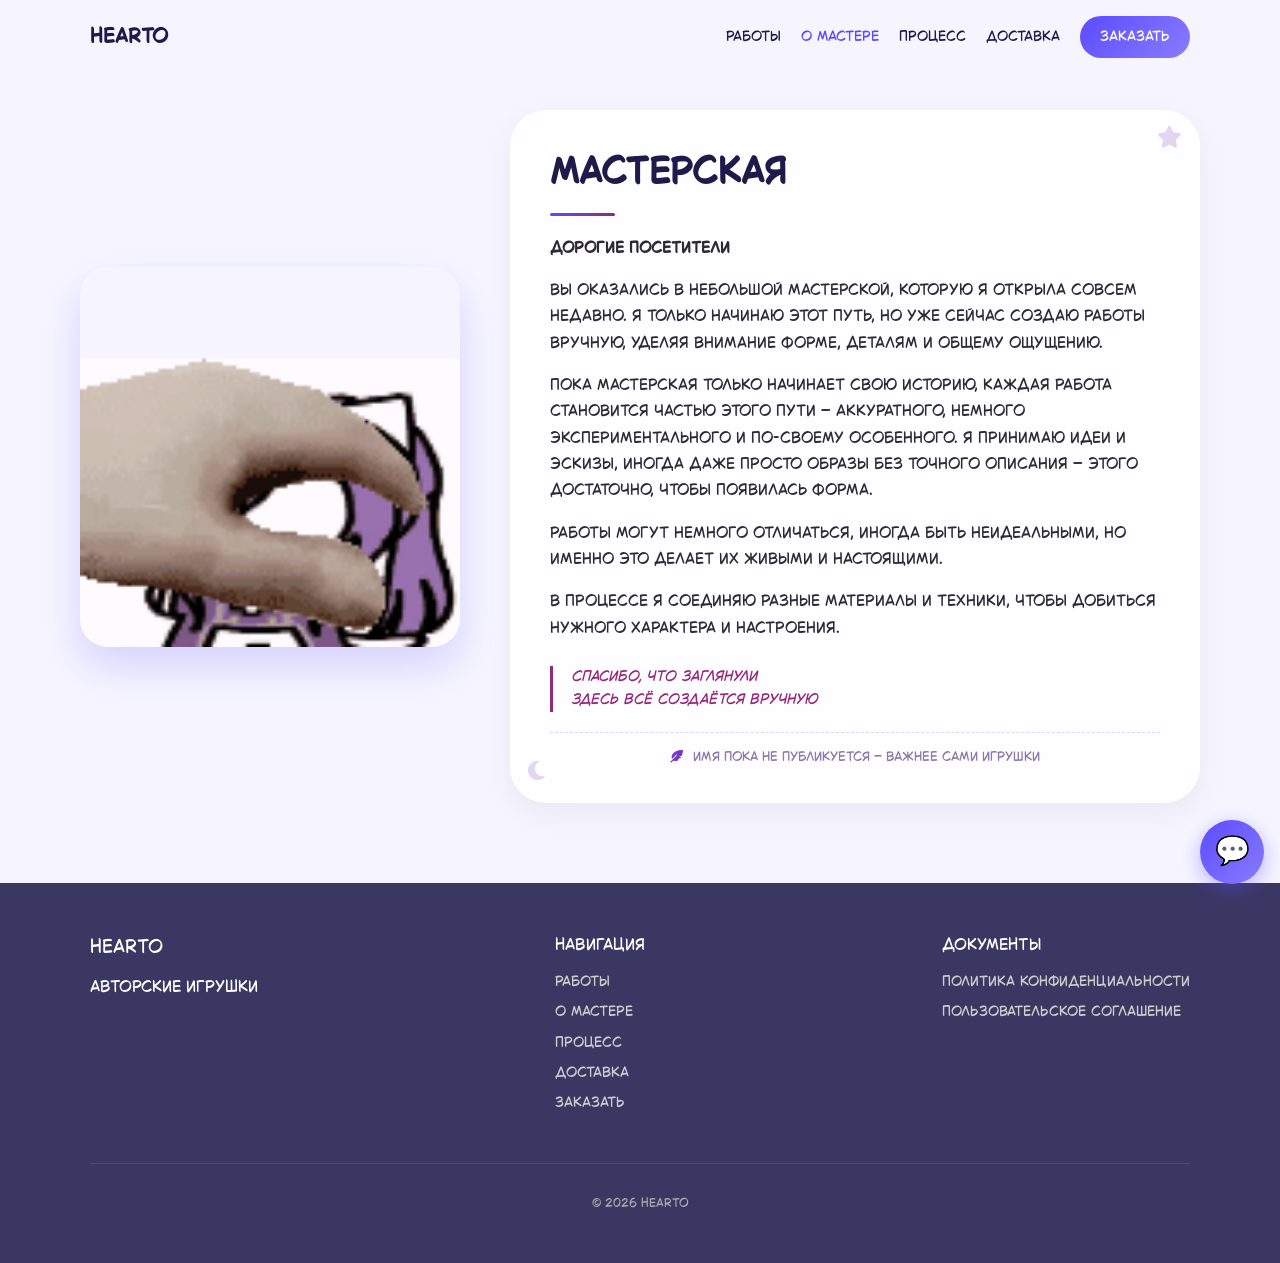
<file: about.html>
<!DOCTYPE html>
<html lang="ru">
<head>
<meta charset="UTF-8">
<meta name="viewport" content="width=device-width, initial-scale=1.0">
<title>О мастере — HEARTO</title>

<link rel="stylesheet" href="style.css">
<link rel="stylesheet" href="https://cdnjs.cloudflare.com/ajax/libs/font-awesome/6.4.0/css/all.min.css">
<link rel="stylesheet" href="style/adabtive.css">
<style>
/* перья */
.feather {
    position: fixed;
    top: -60px;
    font-size: 20px;
    opacity: 0.3;
    pointer-events: none;
    z-index: 0;
}

.feather img {
    width: 60px;
    height: auto;
    opacity: 0.5;
}

.f1 { left: 8%; animation: fall1 12s linear infinite; }
.f2 { left: 75%; animation: fall2 14s linear infinite; }
.f3 { left: 90%; animation: fall2 16s linear infinite; }

@keyframes fall1 {
    0% { transform: translate(0,0) rotate(0); }
    100% { transform: translate(120px,110vh) rotate(260deg); }
}
@keyframes fall2 {
    0% { transform: translate(0,0) rotate(0); }
    100% { transform: translate(-100px,110vh) rotate(320deg); }
}

/* блок */
.about-master {
    padding: 110px 0 80px;
    overflow-x: hidden;
}

.about-container {
    max-width: 1200px;
    margin: auto;
    padding: 0 40px;
    display: flex;
    gap: 50px;
    align-items: center;
    flex-wrap: wrap;
    justify-content: center;
}

/* ГИФКА — УМЕРЕННЫЙ РАЗМЕР, не больше текстового блока */
.about-gif {
    flex: 0.9;
    min-width: 300px;
    max-width: 380px;
    text-align: center;
}

.about-gif img {
    width: 100%;
    max-width: 100%;
    height: auto;
    border-radius: 28px;
    box-shadow: 0 20px 40px rgba(91,75,255,0.2);
    display: block;
    margin: 0 auto;
    transition: transform 0.3s ease;
}

.about-gif img:hover {
    transform: scale(1.02);
}

/* ТЕКСТ — чуть шире гифки */
.about-text {
    flex: 1.1;
    background: rgba(255,255,255,0.82);
    backdrop-filter: blur(4px);
    border-radius: 36px;
    padding: 35px 40px;
    box-shadow: 0 10px 30px rgba(0,0,0,0.05);
    position: relative;
}

/* декор в углах */
.decor {
    position: absolute;
    font-size: 22px;
    opacity: 0.2;
    pointer-events: none;
}

.decor i {
    background: linear-gradient(135deg,#5B4BFF,#97277A);
    -webkit-background-clip: text;
    background-clip: text;
    color: transparent;
}

.d1 { top: 12px; right: 18px; }
.d2 { bottom: 12px; left: 18px; }

/* заголовок */
.about-text h1 {
    font-size: 36px;
    margin-bottom: 20px;
    color: #1E1B4B;
}

.about-text h1::after {
    content:"";
    display:block;
    width: 65px;
    height: 3px;
    margin-top: 10px;
    background: linear-gradient(90deg,#5B4BFF,#97277A);
    border-radius: 2px;
}

/* текст */
.about-text p {
    font-size: 15.5px;
    line-height: 1.7;
    margin-bottom: 16px;
    color: #2d2a35;
}

/* подпись */
.signature {
    margin-top: 24px;
    font-style: italic;
    color: #97277A;
    border-left: 3px solid #97277A;
    padding-left: 18px;
    font-size: 14.5px;
}

/* заметка */
.small-note {
    margin-top: 20px;
    font-size: 13px;
    color: #8a7aad;
    text-align: center;
    border-top: 1px dashed rgba(151,39,122,0.2);
    padding-top: 14px;
}

.small-note i {
    background: linear-gradient(135deg,#5B4BFF,#97277A);
    -webkit-background-clip: text;
    background-clip: text;
    color: transparent;
    margin-right: 6px;
}

/* адаптив */
@media (max-width: 850px) {
    .about-container {
        flex-direction: column;
        gap: 35px;
        padding: 0 25px;
    }
    
    .about-gif {
        max-width: 320px;
        min-width: auto;
    }
    
    .about-text {
        padding: 28px 25px;
        width: 100%;
    }
    
    .about-text h1 {
        text-align: center;
        font-size: 30px;
    }
    
    .about-text h1::after {
        margin-left: auto;
        margin-right: auto;
    }
    
    .about-text p {
        text-align: center;
    }
    
    .signature {
        border-left: none;
        border-top: 2px solid #97277A;
        padding-top: 14px;
        text-align: center;
    }
}

@media (max-width: 550px) {
    .about-container {
        padding: 0 18px;
    }
    
    .about-text {
        padding: 22px 18px;
    }
    
    .about-text h1 {
        font-size: 26px;
    }
    
    .about-text p {
        font-size: 14px;
        line-height: 1.65;
    }
    
    .about-gif {
        max-width: 260px;
    }
}
</style>
</head>

<body>

<!-- перья -->
<div class="feather f1">
    <img src="images/pngwing.com.png" alt="">
</div>

<div class="feather f2">
    <img src="images/pngwing.com.png" alt="">
</div>

<div class="feather f3">
    <img src="images/pngwing.com.png" alt="">
</div>

<!-- ХЕДЕР -->
<header id="header">
    <div class="container header-inner">
        <div class="logo" onclick="location.href='index.html'">HEARTO</div>
        <button class="burger" id="burgerBtn">☰</button>
        <nav>
            <a href="index.html#portfolio">Работы</a>
            <a href="about.html" style="color:#5B4BFF;">О мастере</a>
            <a href="index.html#process">Процесс</a>
            <a href="delivery.html">Доставка</a>
            <a href="order.html" class="btn">Заказать</a>
        </nav>
    </div>
</header>
<div class="menu-overlay" id="menuOverlay"></div>

<!-- ОСНОВА -->
<section class="about-master">
<div class="about-container">

    <!-- ГИФКА — УМЕРЕННЫЙ РАЗМЕР -->
    <div class="about-gif">
        <img src="images/master.gif" alt="Процесс создания">
    </div>

    <!-- ТЕКСТ -->
    <div class="about-text">

        <div class="decor d1"><i class="fas fa-star"></i></div>
        <div class="decor d2"><i class="fas fa-moon"></i></div>

        <h1>Мастерская </h1>

        <p><strong>Дорогие посетители</strong></p>

        <p>
        Вы оказались в небольшой мастерской, которую я открыла совсем недавно.  
        Я только начинаю этот путь, но уже сейчас создаю работы вручную, уделяя внимание форме, деталям и общему ощущению.
        </p>

        <p>
        Пока мастерская только начинает свою историю, каждая работа становится частью этого пути — аккуратного, немного экспериментального и по-своему особенного.
        Я принимаю идеи и эскизы, иногда даже просто образы без точного описания — этого достаточно, чтобы появилась форма.
        </p>

        <p>
        Работы могут немного отличаться, иногда быть неидеальными, но именно это делает их живыми и настоящими.
        </p>

        <p>
        В процессе я соединяю разные материалы и техники, чтобы добиться нужного характера и настроения.
        </p>

        <div class="signature">
             Спасибо, что заглянули<br>
            Здесь всё создаётся вручную
        </div>

        <div class="small-note">
            <i class="fas fa-feather-alt"></i> Имя пока не публикуется — важнее сами игрушки
        </div>

    </div>

</div>
</section>

<!-- ФУТЕР -->
<footer>
    <div class="container">
        <div class="footer-grid">
            <div>
                <h3>HEARTO</h3>
                <p>Авторские игрушки</p>
            </div>
            <div>
                <h4>Навигация</h4>
                <a href="index.html#portfolio">Работы</a>
                <a href="about.html">О мастере</a>
                <a href="index.html#process">Процесс</a>
                <a href="delivery.html">Доставка</a>
                <a href="order.html">Заказать</a>
            </div>
            <div>
                <h4>Документы</h4>
                <a href="privacy.html">Политика конфиденциальности</a>
                <a href="terms.html">Пользовательское соглашение</a>
            </div>
            </div>
        </div>
        <div class="copyright">
            <p>© 2026 HEARTO</p>
        </div>
    </div>
</footer>

<!-- ПОМОЩНИК -->
<div id="assistantOpen" class="assistant-open">💬</div>
<div id="assistant" class="assistant">
<div id="questions" class="assistant-questions"></div>
<div id="message" class="assistant-text"></div>
<div class="assistant-character">
<img id="characterImg" src="images/talk.jfif" alt="Помощник">
</div>
<button id="assistantClose" class="assistant-close">⭐</button>
</div>

<audio id="typingSound" src="sounds/typing.wav" preload="auto"></audio>
<script src="script.js"></script>

</body>
</html>
</file>
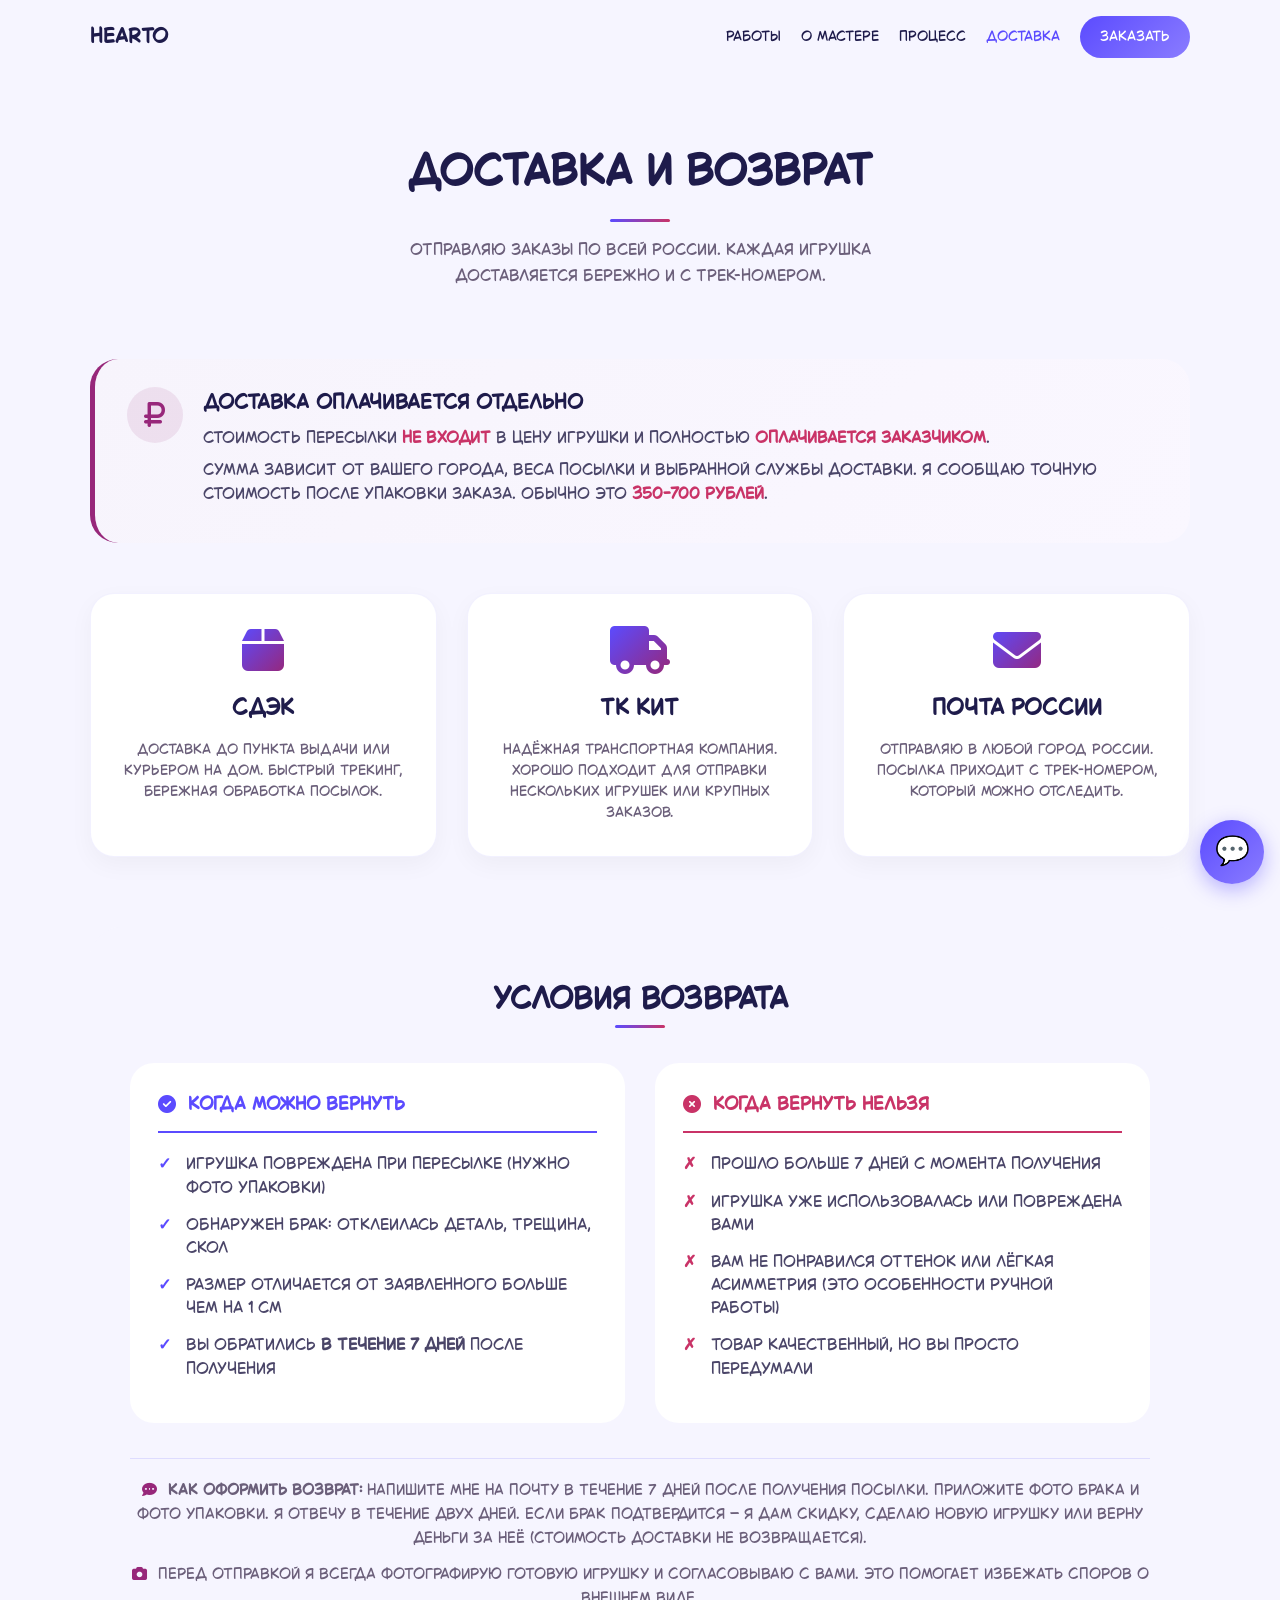
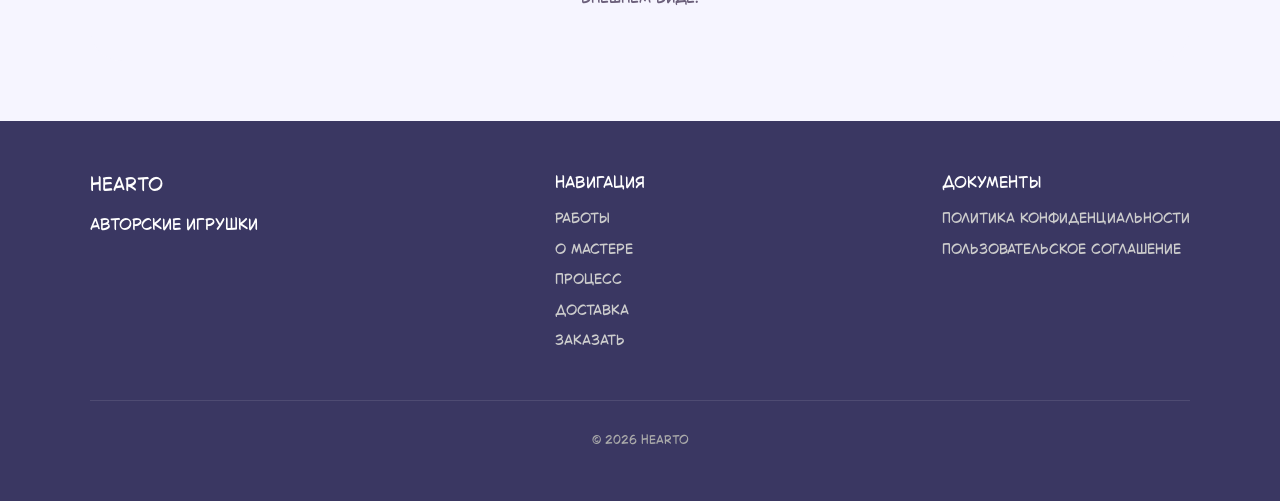
<file: delivery.html>
<!DOCTYPE html>
<html lang="ru">
<head>
    <meta charset="UTF-8">
    <meta name="viewport" content="width=device-width, initial-scale=1.0">
    <link rel="stylesheet" href="https://cdnjs.cloudflare.com/ajax/libs/font-awesome/6.4.0/css/all.min.css">
    <title>Доставка и возврат — HEARTO</title>
    <link rel="stylesheet" href="style.css">
    <link rel="stylesheet" href="style/adabtive.css">
    <style>
        /* Дополнительные стили, сохраняющие цветовую гамму сайта */
        .delivery-hero {
            text-align: center;
            padding: 140px 0 40px;
        }
        .delivery-hero h1 {
            font-size: 42px;
            margin-bottom: 16px;
            color: #1E1B4B;
        }
        .delivery-hero h1::after {
            content: "";
            display: block;
            width: 60px;
            height: 3px;
            background: linear-gradient(90deg, #5B4BFF, #C93367);
            margin: 12px auto 0;
            border-radius: 2px;
        }
        .delivery-hero .sub {
            font-size: 16px;
            color: #6b5f7a;
            max-width: 550px;
            margin: 0 auto;
        }

        /* Важный блок об оплате */
        .important-block {
            background: linear-gradient(135deg, #f7f4fc, #faf7ff);
            border-radius: 28px;
            padding: 28px 32px;
            margin: 30px 0 50px;
            border-left: 5px solid #97277A;
            display: flex;
            gap: 20px;
            align-items: flex-start;
            flex-wrap: wrap;
        }
        .important-icon {
            background: rgba(151, 39, 122, 0.1);
            width: 56px;
            height: 56px;
            border-radius: 30px;
            display: flex;
            align-items: center;
            justify-content: center;
            flex-shrink: 0;
        }
        .important-icon i {
            font-size: 28px;
            color: #97277A;
        }
        .important-text {
            flex: 1;
        }
        .important-text h3 {
            font-size: 20px;
            margin-bottom: 8px;
            color: #1E1B4B;
        }
        .important-text p {
            color: #4a4568;
            margin-bottom: 8px;
            line-height: 1.5;
        }
        .important-text strong {
            color: #C93367;
        }

        /* Карточки доставки */
        .delivery-grid-custom {
            display: grid;
            grid-template-columns: repeat(auto-fit, minmax(280px, 1fr));
            gap: 30px;
            margin-bottom: 70px;
        }
        .delivery-card-custom {
            background: white;
            border-radius: 24px;
            padding: 32px 24px;
            text-align: center;
            transition: all 0.3s ease;
            box-shadow: 0 8px 24px rgba(0,0,0,0.04);
            border: 1px solid rgba(91, 75, 255, 0.08);
        }
        .delivery-card-custom:hover {
            transform: translateY(-6px);
            box-shadow: 0 20px 35px rgba(91, 75, 255, 0.12);
            border-color: rgba(91, 75, 255, 0.2);
        }
        .delivery-card-custom i {
            font-size: 48px;
            background: linear-gradient(135deg, #5B4BFF, #97277A);
            -webkit-background-clip: text;
            background-clip: text;
            color: transparent;
            margin-bottom: 18px;
            display: inline-block;
        }
        .delivery-card-custom h3 {
            font-size: 22px;
            margin-bottom: 12px;
            color: #1E1B4B;
        }
        .delivery-card-custom p {
            font-size: 14px;
            color: #6b5f7a;
            line-height: 1.5;
        }

        /* Секция возврата */
        .return-wrapper {
            background: #F6F5FF;
            border-radius: 32px;
            padding: 50px 40px;
            margin-bottom: 60px;
        }
        .return-wrapper h2 {
            text-align: center;
            margin-bottom: 35px;
            font-size: 30px;
        }
        .return-wrapper h2::after {
            margin-left: auto;
            margin-right: auto;
        }
        .return-two-columns {
            display: grid;
            grid-template-columns: 1fr 1fr;
            gap: 30px;
        }
        .return-box {
            background: white;
            border-radius: 24px;
            padding: 28px;
            transition: 0.2s;
        }
        .return-box h4 {
            display: flex;
            align-items: center;
            gap: 12px;
            font-size: 18px;
            margin-bottom: 20px;
            padding-bottom: 12px;
            border-bottom: 2px solid;
        }
        .return-box.possible h4 {
            color: #5B4BFF;
            border-bottom-color: #5B4BFF;
        }
        .return-box.impossible h4 {
            color: #C93367;
            border-bottom-color: #C93367;
        }
        .return-box ul {
            list-style: none;
            padding: 0;
        }
        .return-box li {
            margin-bottom: 14px;
            padding-left: 28px;
            position: relative;
            color: #4a4568;
            line-height: 1.45;
        }
        .return-box.possible li::before {
            content: "✓";
            position: absolute;
            left: 0;
            color: #5B4BFF;
            font-weight: bold;
        }
        .return-box.impossible li::before {
            content: "✗";
            position: absolute;
            left: 0;
            color: #C93367;
            font-weight: bold;
        }
        .return-footer {
            text-align: center;
            margin-top: 35px;
            padding-top: 20px;
            border-top: 1px solid rgba(91, 75, 255, 0.15);
        }
        .return-footer p {
            color: #6b5f7a;
            font-size: 15px;
            line-height: 1.6;
        }
        .return-footer i {
            color: #97277A;
            margin-right: 6px;
        }

        @media (max-width: 768px) {
            .delivery-hero { padding-top: 100px; }
            .delivery-hero h1 { font-size: 32px; }
            .important-block { flex-direction: column; align-items: center; text-align: center; }
            .return-wrapper { padding: 30px 20px; }
            .return-two-columns { grid-template-columns: 1fr; gap: 20px; }
        }
    </style>
</head>
<body>

    <!-- ХЕДЕР -->
    <header id="header">
        <div class="container header-inner">
            <div class="logo" onclick="location.href='index.html'">HEARTO</div>
            <button class="burger" id="burgerBtn">☰</button>
            <nav>
                <a href="index.html#portfolio">Работы</a>
                <a href="about.html">О мастере</a>
                <a href="index.html#process">Процесс</a>
                <a href="delivery.html" style="color: #5B4BFF; font-weight: 500;">Доставка</a>
                <a href="order.html" class="btn">Заказать</a>
            </nav>
        </div>
    </header>
    <div class="menu-overlay" id="menuOverlay"></div>

    <!-- ОСНОВНОЙ КОНТЕНТ -->
    <div class="container">
        
        <!-- Начальный блок -->
        <div class="delivery-hero">
            <h1>Доставка и возврат</h1>
            <p class="sub">Отправляю заказы по всей России. Каждая игрушка доставляется бережно и с трек-номером.</p>
        </div>

        <!-- Блок об оплате доставки -->
        <div class="important-block">
            <div class="important-icon">
                <i class="fas fa-ruble-sign"></i>
            </div>
            <div class="important-text">
                <h3>Доставка оплачивается отдельно</h3>
                <p>Стоимость пересылки <strong>не входит</strong> в цену игрушки и полностью <strong>оплачивается заказчиком</strong>.</p>
                <p>Сумма зависит от вашего города, веса посылки и выбранной службы доставки. Я сообщаю точную стоимость после упаковки заказа. Обычно это <strong>350–700 рублей</strong>.</p>
            </div>
        </div>

        <!-- Службы доставки -->
        <div class="delivery-grid-custom">
            <div class="delivery-card-custom">
                <i class="fas fa-box"></i>
                <h3>СДЭК</h3>
                <p>Доставка до пункта выдачи или курьером на дом. Быстрый трекинг, бережная обработка посылок.</p>
            </div>
            <div class="delivery-card-custom">
                <i class="fas fa-truck"></i>
                <h3>ТК КИТ</h3>
                <p>Надёжная транспортная компания. Хорошо подходит для отправки нескольких игрушек или крупных заказов.</p>
            </div>
            <div class="delivery-card-custom">
                <i class="fas fa-envelope"></i>
                <h3>Почта России</h3>
                <p>Отправляю в любой город России. Посылка приходит с трек-номером, который можно отследить.</p>
            </div>
        </div>

        <!-- ВОЗВРАТ -->
        <div class="return-wrapper">
            <h2>Условия возврата</h2>
            <div class="return-two-columns">
                <div class="return-box possible">
                    <h4><i class="fas fa-check-circle"></i> Когда можно вернуть</h4>
                    <ul>
                        <li>Игрушка повреждена при пересылке (нужно фото упаковки)</li>
                        <li>Обнаружен брак: отклеилась деталь, трещина, скол</li>
                        <li>Размер отличается от заявленного больше чем на 1 см</li>
                        <li>Вы обратились <strong>в течение 7 дней</strong> после получения</li>
                    </ul>
                </div>
                <div class="return-box impossible">
                    <h4><i class="fas fa-times-circle"></i> Когда вернуть нельзя</h4>
                    <ul>
                        <li>Прошло больше 7 дней с момента получения</li>
                        <li>Игрушка уже использовалась или повреждена вами</li>
                        <li>Вам не понравился оттенок или лёгкая асимметрия (это особенности ручной работы)</li>
                        <li>Товар качественный, но вы просто передумали</li>
                    </ul>
                </div>
            </div>
            <div class="return-footer">
                <p><i class="fas fa-comment-dots"></i> <strong>Как оформить возврат:</strong> Напишите мне на почту в течение 7 дней после получения посылки. Приложите фото брака и фото упаковки. Я отвечу в течение двух дней. Если брак подтвердится — я дам скидку, сделаю новую игрушку или верну деньги за неё (стоимость доставки не возвращается).</p>
                <p style="margin-top: 12px;"><i class="fas fa-camera"></i> Перед отправкой я всегда фотографирую готовую игрушку и согласовываю с вами. Это помогает избежать споров о внешнем виде.</p>
            </div>
        </div>
    </div>

    <!-- FOOTER -->
    <footer>
        <div class="container">
            <div class="footer-grid">
                <div><h3>HEARTO</h3><p>Авторские игрушки</p></div>
                <div>
                    <h4>Навигация</h4>
                    <a href="index.html#portfolio">Работы</a>
                    <a href="about.html">О мастере</a>
                    <a href="index.html#process">Процесс</a>
                    <a href="delivery.html">Доставка</a>
                    <a href="order.html">Заказать</a>
                </div>
                <div>
                    <h4>Документы</h4>
                    <a href="privacy.html">Политика конфиденциальности</a>
                    <a href="terms.html">Пользовательское соглашение</a>
                </div>
                </div>
            </div>
            <div class="copyright"><p>© 2026 HEARTO</p></div>
        </div>
    </footer>

    <!-- Помощник -->
    <div id="assistantOpen" class="assistant-open">💬</div>
    <div id="assistant" class="assistant">
        <div id="questions" class="assistant-questions"></div>
        <div id="message" class="assistant-text"></div>
        <div class="assistant-character">
            <img id="characterImg" src="images/talk.jfif" alt="Помощник">
        </div>
        <button id="assistantClose" class="assistant-close">⭐</button>
    </div>

    <audio id="typingSound" src="sounds/typing.wav" preload="auto"></audio>
    <script src="script.js"></script>
</body>
</html>
</file>
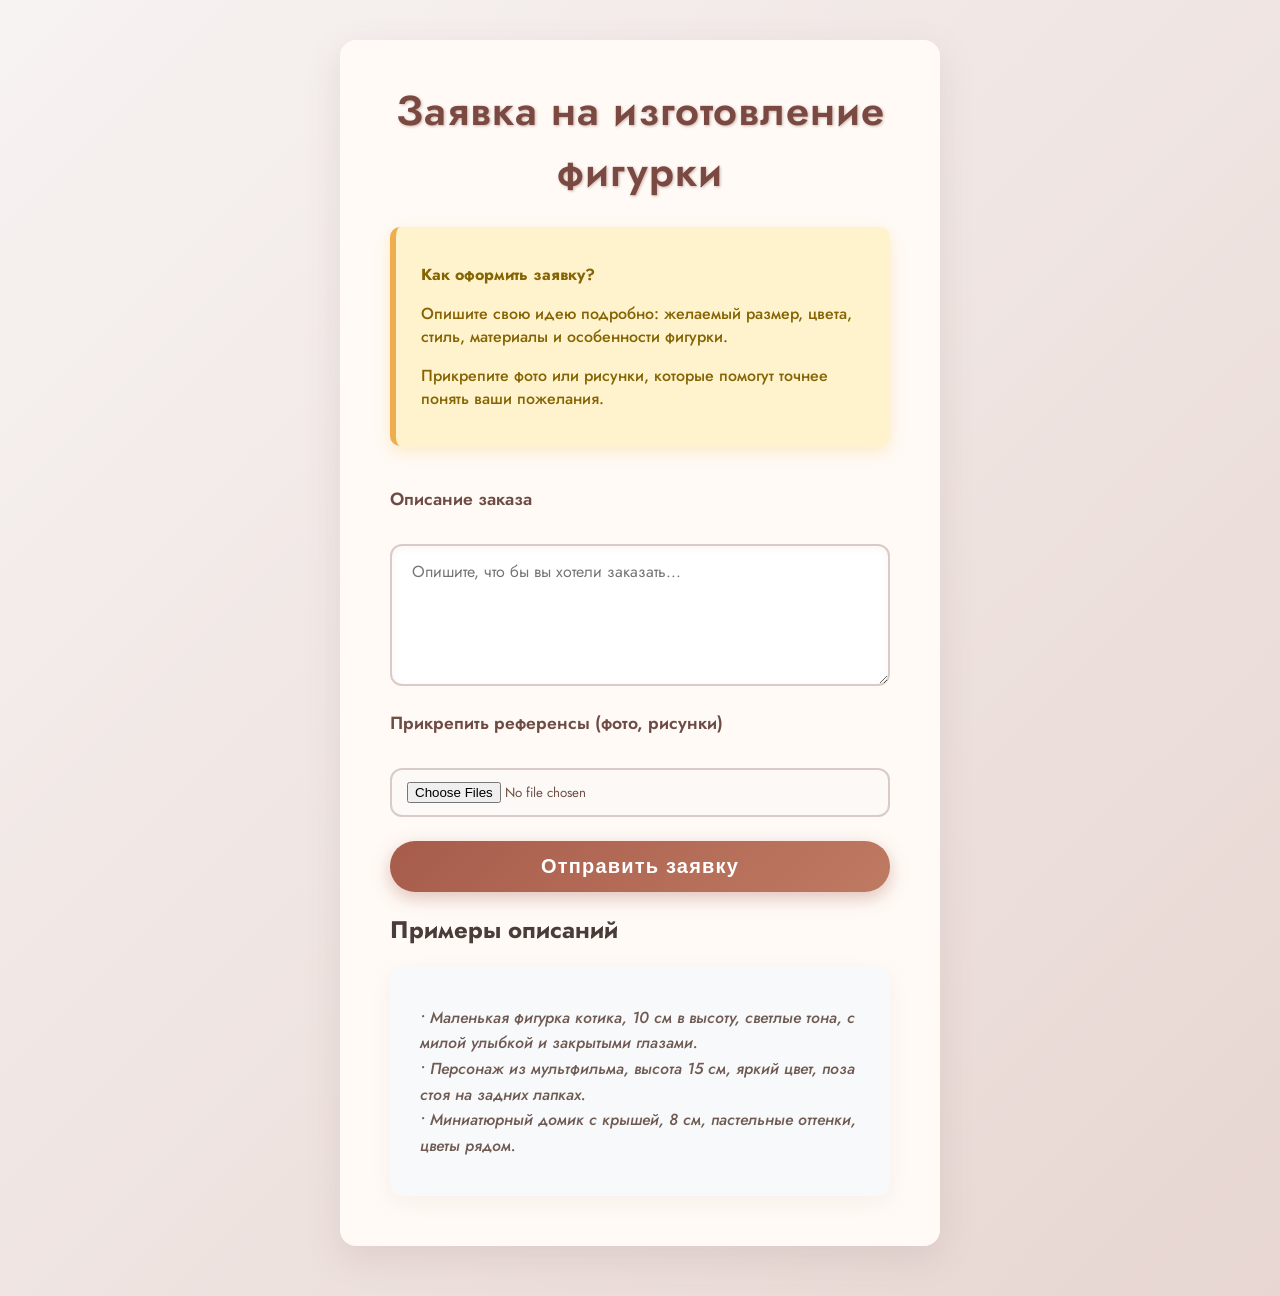
<file: form.html>
<!DOCTYPE html>
<html lang="ru">
<head>
  <meta charset="UTF-8" />
  <meta name="viewport" content="width=device-width, initial-scale=1" />
  <title>Заявка на фигурку – Студия ClayLove</title>
  <style>
    @import url('https://fonts.googleapis.com/css2?family=Jost:wght@400;600&display=swap');

    /* Основные стили */
    body {
      background: linear-gradient(135deg, #f7f3f2, #e7d6d1);
      font-family: 'Jost', sans-serif;
      color: #4a3c39;
      margin: 0;
      padding: 0 20px 50px;
      display: flex;
      justify-content: center;
      min-height: 100vh;
      align-items: flex-start;
      animation: fadeIn 1.2s ease forwards;
    }

    @keyframes fadeIn {
      from {opacity: 0; transform: translateY(20px);}
      to {opacity: 1; transform: translateY(0);}
    }

    .container {
      background: #fffaf6;
      max-width: 600px;
      width: 100%;
      margin-top: 40px;
      border-radius: 16px;
      box-shadow: 0 12px 35px rgba(134, 103, 98, 0.15);
      padding: 40px 50px 50px;
      box-sizing: border-box;
      transition: box-shadow 0.3s ease;
    }

    .container:hover {
      box-shadow: 0 20px 55px rgba(134, 103, 98, 0.3);
    }

    h1 {
      margin: 0 0 25px;
      font-weight: 600;
      font-size: 2.6rem;
      text-align: center;
      color: #7a4a42;
      letter-spacing: 1px;
      text-shadow: 1px 1px 3px #ccb4ad;
    }

    form {
      display: flex;
      flex-direction: column;
      gap: 24px;
    }

    label {
      font-weight: 600;
      font-size: 1.1rem;
      margin-bottom: 8px;
      display: block;
      color: #6e4c45;
      transition: color 0.3s ease;
    }

    label:hover {
      color: #a75c4b;
    }

    textarea {
      resize: vertical;
      min-height: 110px;
      border: 2px solid #d9cbc7;
      border-radius: 12px;
      padding: 14px 20px;
      font-family: 'Jost', sans-serif;
      font-size: 1rem;
      color: #533d38;
      transition: border-color 0.3s ease, box-shadow 0.3s ease;
      box-shadow: inset 0 2px 8px rgba(214, 184, 170, 0.15);
    }

    textarea:focus {
      outline: none;
      border-color: #a75c4b;
      box-shadow: 0 0 8px #d8a898;
      background: #fff7f3;
    }

    input[type="file"] {
      border: 2px solid #d9cbc7;
      border-radius: 12px;
      padding: 12px 15px;
      transition: border-color 0.3s ease;
      cursor: pointer;
      font-family: 'Jost', sans-serif;
      color: #6e5047;
      background: #fcf9f7;
    }
    input[type="file"]:hover {
      border-color: #a75c4b;
      background: #fff7f3;
    }

    input[type="submit"] {
      background: linear-gradient(135deg, #a75c4b, #bf7a62);
      color: #fff;
      border: none;
      border-radius: 25px;
      padding: 14px;
      font-size: 1.25rem;
      font-weight: 700;
      cursor: pointer;
      transition: background 0.4s ease, box-shadow 0.4s ease;
      box-shadow: 0 6px 18px rgba(167, 92, 75, 0.35);
      letter-spacing: 1.2px;
      user-select: none;
    }

    input[type="submit"]:hover {
      background: linear-gradient(135deg, #bf7a62, #a75c4b);
      box-shadow: 0 9px 28px rgba(191, 122, 98, 0.55);
      transform: translateY(-2px);
    }

    /* Информационные блоки */
    .info {
      background: #fff3cd;
      border-left: 6px solid #f0ad4e;
      padding: 20px 25px;
      border-radius: 10px;
      font-weight: 500;
      color: #856404;
      margin-bottom: 40px;
      box-shadow: 0 6px 16px rgba(244, 196, 66, 0.25);
      animation: slideInLeft 1s ease forwards;
    }

    .examples {
      background: #f8f9fa;
      border-radius: 14px;
      padding: 22px 30px;
      color: #6f5b53;
      font-style: italic;
      font-weight: 500;
      line-height: 1.6;
      box-shadow: 0 6px 20px rgba(199, 176, 168, 0.14);
      user-select: none;
      animation: slideInRight 1s ease forwards;
    }

    @keyframes slideInLeft {
      from {
        opacity: 0;
        transform: translateX(-50px);
      }
      to {
        opacity: 1;
        transform: translateX(0);
      }
    }

    @keyframes slideInRight {
      from {
        opacity: 0;
        transform: translateX(50px);
      }
      to {
        opacity: 1;
        transform: translateX(0);
      }
    }

    /* Адаптивность */
    @media (max-width: 650px) {
      .container {
        padding: 30px 25px 40px;
      }
      h1 {
        font-size: 2rem;
      }
      input[type="submit"] {
        font-size: 1.1rem;
        padding: 12px;
      }
      .info, .examples {
        padding: 15px 20px;
      }
    }
  </style>
</head>
<body>
  <div class="container" role="main">
    <h1>Заявка на изготовление фигурки</h1>

    <div class="info" aria-live="polite">
      <p><strong>Как оформить заявку?</strong></p>
      <p>Опишите свою идею подробно: желаемый размер, цвета, стиль, материалы и особенности фигурки.</p>
      <p>Прикрепите фото или рисунки, которые помогут точнее понять ваши пожелания.</p>
    </div>

    <form action="/submit-order" method="post" enctype="multipart/form-data" aria-label="Форма заявки">
      <label for="description">Описание заказа</label>
      <textarea id="description" name="description" placeholder="Опишите, что бы вы хотели заказать..." required></textarea>

      <label for="refs">Прикрепить референсы (фото, рисунки)</label>
      <input type="file" id="refs"  name="files[]" multiple accept="image/*" aria-describedby="refsHelp" />

      <input type="submit" value="Отправить заявку" aria-label="Отправить заявку" />
    </form>

    <h2>Примеры описаний</h2>
    <div class="examples" aria-live="polite">
      <p>• Маленькая фигурка котика, 10 см в высоту, светлые тона, с милой улыбкой и закрытыми глазами.<br>
      • Персонаж из мультфильма, высота 15 см, яркий цвет, поза стоя на задних лапках.<br>
      • Миниатюрный домик с крышей, 8 см, пастельные оттенки, цветы рядом.</p>
    </div>
  </div>
</body>
</html>
</file>
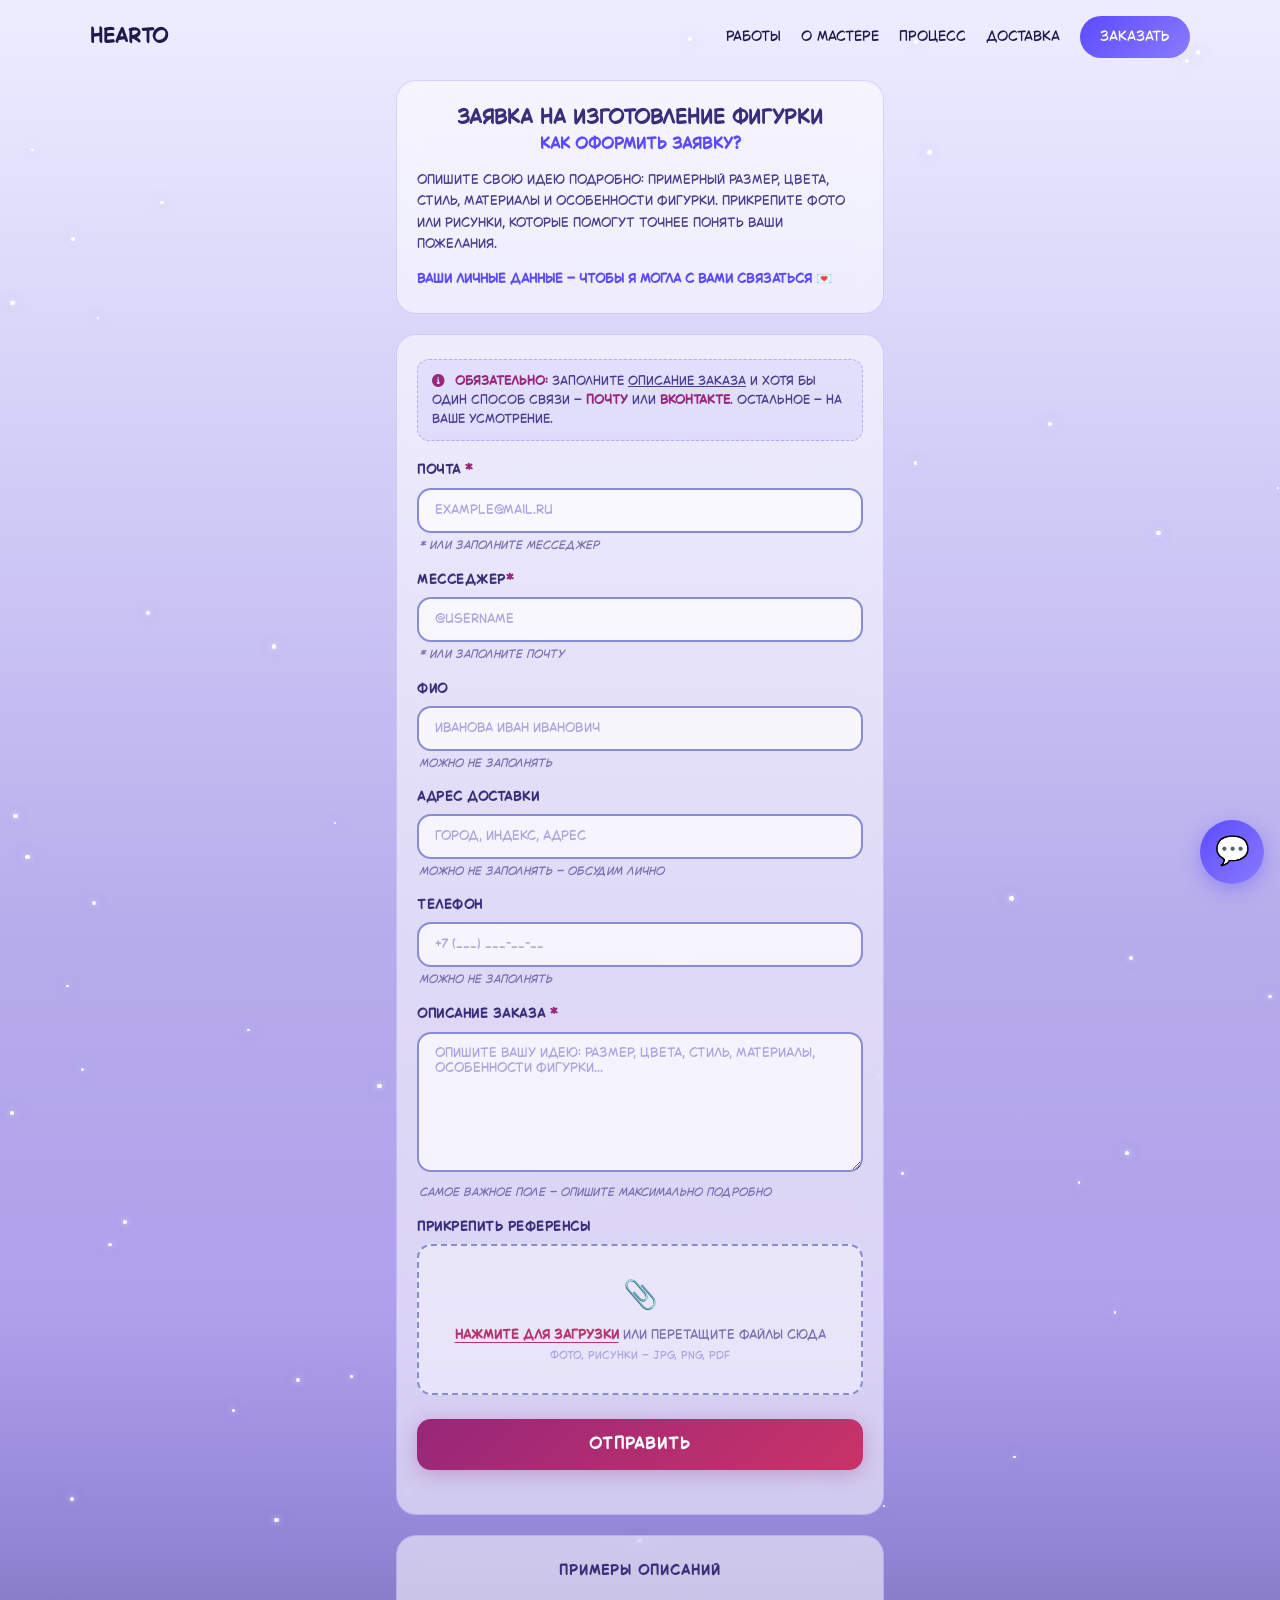
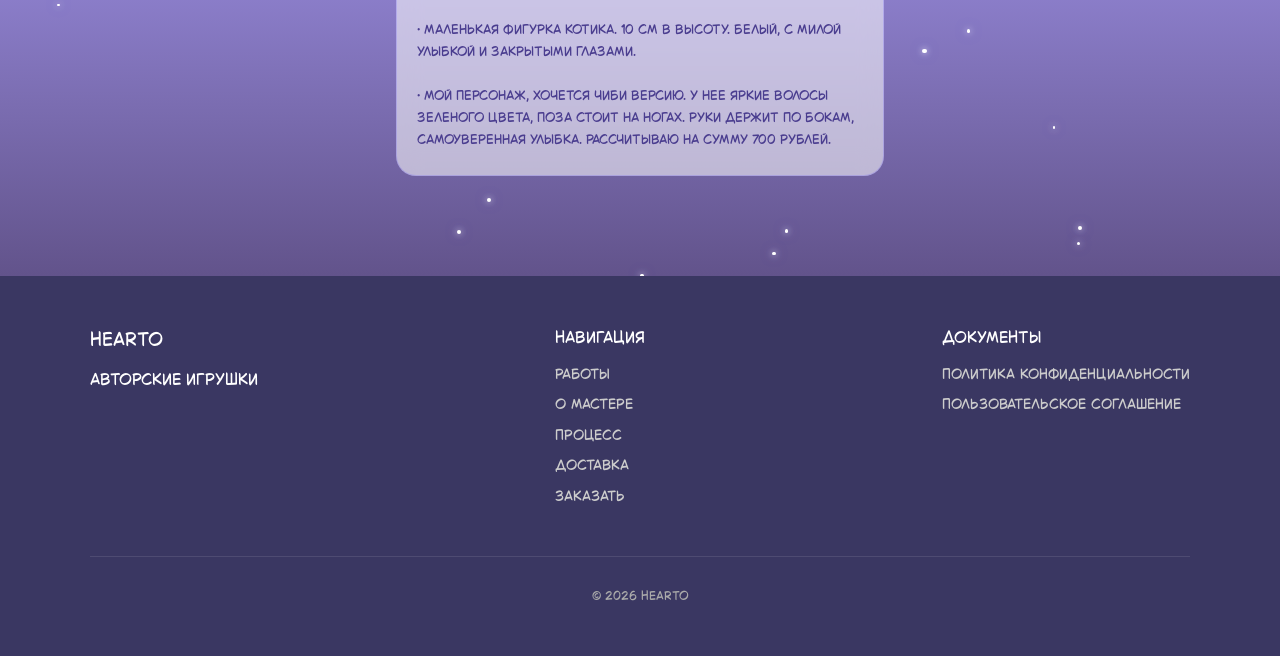
<file: order.html>
<!DOCTYPE html>
<html lang="ru">
<head>
<meta charset="UTF-8">
<meta name="viewport" content="width=device-width, initial-scale=1.0">
<link rel="stylesheet" href="https://cdnjs.cloudflare.com/ajax/libs/font-awesome/6.4.0/css/all.min.css">
<title>HEARTO — Заказать фигурку</title>
<link rel="stylesheet" href="style.css">
<link rel="stylesheet" href="style/adabtive.css">
<style>
:root {
    --blue-main: #5B4BFF;
    --blue-light: #8A7CFF;
    --purple-text: #4A3D8F;
    --purple-dark: #3A2D7A;
    --raspberry: #97277A;
    --raspberry-bright: #C93367;
    --hint-text: #7B70B0;
    --card-bg: rgba(255, 255, 255, 0.55);
    --card-border: rgba(91, 75, 255, 0.2);
    
    /* ===== ЦВЕТ ГРАНИЦ ПОЛЕЙ ===== */
    --input-border: #878cd4;
    --input-focus: #B4356C;
    --input-focus-ring: rgba(180, 53, 108, 0.18);
}

/* ===== ФОНОВАЯ СЕКЦИЯ + ПЛАВНЫЙ ПЕРЕХОД К ФУТЕРУ ===== */
.order-page {
    position: relative;
    z-index: 1;
    min-height: 100vh;
    /* Градиент плавно темнеет внизу для органичного слияния с футером */
    background: linear-gradient(
        180deg,
        #EEEDFF 0%,
        #d2cdf7 25%,
        #b7aceb 50%,
        #afa0eb 70%,
        #9386d6 82%,
        #62538b 100%
    );
    padding-top: 80px;
    padding-bottom: 60px;
    overflow: hidden;
}

/* Если у вас футер конкретного цвета, замените #7B68AE в градиенте на него */

/* ===== ЗВЁЗДЫ ===== */
.stars-bg {
    position: absolute;
    inset: 0;
    z-index: 0;
    pointer-events: none;
    overflow: hidden;
}

.star {
    position: absolute;
    border-radius: 50%;
    background: #ffffff;
    box-shadow: 0 0 6px rgba(255, 255, 255, 0.9), 0 0 12px rgba(138, 124, 255, 0.5);
    animation: twinkle var(--dur) ease-in-out infinite var(--del);
}

@keyframes twinkle {
    0%, 100% { opacity: 0.25; transform: scale(0.8); }
    50% { opacity: 1; transform: scale(1.15); }
}

.order-container {
    position: relative;
    z-index: 2;
    max-width: 520px;
    margin: 0 auto;
    padding: 0 16px;
}

.order-info {
    background: var(--card-bg);
    backdrop-filter: blur(12px);
    border-radius: 20px;
    padding: 24px 20px;
    margin-bottom: 20px;
    border: 1px solid var(--card-border);
}

.order-info__title {
    font-size: 20px;
    font-weight: 700;
    color: var(--purple-dark);
    margin-bottom: 14px;
    text-align: center;
    line-height: 1.3;
}

.order-info__title span {
    display: block;
    font-size: 16px;
    color: var(--blue-main);
    font-weight: 600;
    margin-top: 4px;
}

.order-info__text {
    font-size: 13px;
    color: var(--purple-text);
    line-height: 1.65;
    margin-bottom: 14px;
}

.order-info__hint {
    font-size: 13px;
    font-weight: 600;
    color: var(--blue-main);
    line-height: 1.5;
    margin-top: 0;
}

.order-form-card {
    background: var(--card-bg);
    backdrop-filter: blur(12px);
    border-radius: 20px;
    padding: 24px 20px;
    margin-bottom: 20px;
    border: 1px solid var(--card-border);
}

.form-group { margin-bottom: 14px; }

.form-group label {
    display: block;
    font-size: 13px;
    font-weight: 700;
    color: var(--purple-dark);
    margin-bottom: 6px;
    letter-spacing: 0.5px;
    text-transform: uppercase;
}

.form-group input,
.form-group textarea {
    width: 100%;
    padding: 12px 16px;
    border: 2px solid var(--input-border); /* #B4356C */
    border-radius: 14px;
    background: rgba(255, 255, 255, 0.7);
    font-size: 14px;
    color: var(--purple-dark);
    font-family: inherit;
    outline: none;
    transition: border-color 0.3s, box-shadow 0.3s, background 0.3s;
    box-sizing: border-box;
}

.form-group input::placeholder,
.form-group textarea::placeholder {
    color: #AFA4E0;
    font-size: 13px;
}

.form-group input:focus,
.form-group textarea:focus {
    border-color: var(--input-focus);
    box-shadow: 0 0 0 3px var(--input-focus-ring);
    background: rgba(255, 255, 255, 0.9);
}

.form-group textarea { min-height: 140px; resize: vertical; }

.form-group .hint {
    font-size: 11.5px;
    color: var(--hint-text);
    margin-top: 4px;
    padding-left: 2px;
    font-style: italic;
}

.form-group label .req { color: var(--raspberry); font-size: 14px; }

.contact-note {
    background: rgba(91, 75, 255, 0.08);
    border: 1px dashed rgba(91, 75, 255, 0.35);
    border-radius: 12px;
    padding: 12px 14px;
    margin-bottom: 18px;
    font-size: 12.5px;
    color: var(--purple-text);
    line-height: 1.5;
}

.contact-note i { margin-right: 6px; color: var(--raspberry); }
.contact-note strong { color: var(--raspberry); }

.file-upload-area { margin-bottom: 14px; }
.file-upload-area > label {
    display: block;
    font-size: 13px;
    font-weight: 700;
    color: var(--purple-dark);
    margin-bottom: 6px;
    letter-spacing: 0.5px;
    text-transform: uppercase;
}

.file-drop-zone {
    border: 2px dashed var(--input-border);
    border-radius: 14px;
    padding: 28px 16px;
    text-align: center;
    transition: border-color 0.3s, background 0.3s;
    background: rgba(255, 255, 255, 0.4);
    position: relative;
    user-select: none;
    -webkit-user-select: none;
}

.file-drop-zone:hover {
    border-color: var(--input-focus);
    background: rgba(180, 53, 108, 0.06);
}

.file-drop-zone.dragover {
    border-color: var(--input-focus);
    background: rgba(180, 53, 108, 0.1);
    border-style: solid;
}

.file-drop-zone__icon {
    font-size: 28px;
    margin-bottom: 8px;
    pointer-events: none;
}

.file-drop-zone__text {
    font-size: 13px;
    color: var(--hint-text);
    line-height: 1.5;
    pointer-events: none;
}

.file-drop-zone__text strong {
    color: var(--input-focus);
    text-decoration: underline;
    text-underline-offset: 3px;
}

.file-drop-zone input[type="file"] { display: none; }
.file-drop-zone__clickable { cursor: pointer; display: block; }

.file-preview-list {
    margin-top: 10px;
    display: flex;
    flex-wrap: wrap;
    gap: 8px;
}

.file-preview-item {
    position: relative;
    width: 70px;
    height: 70px;
    border-radius: 10px;
    overflow: hidden;
    border: 2px solid var(--input-border);
    -webkit-user-drag: none;
    user-select: none;
    -webkit-user-select: none;
}

.file-preview-item img {
    width: 100%;
    height: 100%;
    object-fit: cover;
    pointer-events: none;
    -webkit-user-drag: none;
}

.file-preview-item__remove {
    position: absolute;
    top: 2px;
    right: 2px;
    width: 20px;
    height: 20px;
    background: var(--raspberry);
    color: #fff;
    border: none;
    border-radius: 50%;
    font-size: 11px;
    cursor: pointer;
    display: flex;
    align-items: center;
    justify-content: center;
    line-height: 1;
    z-index: 2;
}

.btn-submit {
    width: 100%;
    padding: 16px;
    background: linear-gradient(135deg, #97277A, #C93367);
    color: #fff;
    border: none;
    border-radius: 14px;
    font-size: 16px;
    font-weight: 700;
    font-family: inherit;
    cursor: pointer;
    letter-spacing: 1px;
    text-transform: uppercase;
    transition: transform 0.2s, box-shadow 0.2s, opacity 0.2s;
    box-shadow: 0 4px 20px rgba(151, 39, 122, 0.3);
    margin-bottom: 20px;
}

.btn-submit:hover {
    transform: translateY(-2px);
    box-shadow: 0 6px 28px rgba(151, 39, 122, 0.4);
}
.btn-submit:active { transform: translateY(0); }
.btn-submit:disabled { opacity: 0.6; cursor: not-allowed; transform: none; }

.example-card {
    background: var(--card-bg);
    backdrop-filter: blur(12px);
    border-radius: 20px;
    padding: 24px 20px;
    border: 1px solid var(--card-border);
    margin-bottom: 40px;
}

.example-card__title {
    font-size: 14px;
    font-weight: 700;
    color: var(--purple-dark);
    text-transform: uppercase;
    letter-spacing: 1px;
    margin-bottom: 14px;
    text-align: center;
}

.example-card__text {
    font-size: 13px;
    color: var(--purple-text);
    line-height: 1.7;
    white-space: pre-line;
}

.success-message {
    display: none;
    text-align: center;
    padding: 40px 20px;
}
.success-message.show { display: block; }
.success-message__icon { font-size: 48px; margin-bottom: 16px; }
.success-message__title { font-size: 20px; font-weight: 700; color: var(--purple-dark); margin-bottom: 10px; }
.success-message__text { font-size: 14px; color: var(--blue-main); line-height: 1.6; }

@media (max-width: 480px) {
    .order-info, .order-form-card, .example-card { padding: 20px 16px; border-radius: 16px; }
    .order-info__title { font-size: 18px; }
    .form-group input, .form-group textarea { padding: 11px 14px; font-size: 13px; }
}
</style>
</head>
<body>

<!-- HEADER -->
<header id="header">
<div class="container header-inner">
<div class="logo" onclick="location.href='index.html'">HEARTO</div>
<button class="burger" id="burgerBtn">☰</button>
<nav>
<a href="index.html#portfolio">Работы</a>
<a href="about.html">О мастере</a>
<a href="index.html#process">Процесс</a>
<a href="delivery.html">Доставка</a>
<a href="order.html" class="btn">Заказать</a>
</nav>
</div>
</header>

<!-- ORDER PAGE -->
<section class="order-page">
    <div class="stars-bg" id="starsBg"></div>

    <div class="order-container">
        <div class="order-info">
            <div class="order-info__title">
                Заявка на изготовление фигурки
                <span>Как оформить заявку?</span>
            </div>
            <p class="order-info__text">
                Опишите свою идею подробно: примерный размер, цвета, стиль, материалы и
                особенности фигурки. Прикрепите фото или рисунки, которые помогут
                точнее понять ваши пожелания.
            </p>
            <p class="order-info__hint">
                Ваши личные данные — чтобы я могла с вами связаться 💌
            </p>
        </div>

        <div class="order-form-card" id="orderFormCard">
<form action="https://formsubmit.co/heartforms10w01@gmail.com" method="POST" enctype="multipart/form-data">
    <!-- Скрытые поля для настройки -->
    <input type="hidden" name="_subject" value="Новый заказ HEARTO!">
    <input type="hidden" name="_captcha" value="false">
    <input type="hidden" name="_template" value="table">
                <div class="contact-note">
                    <i class="fas fa-info-circle"></i>
                    <strong>Обязательно:</strong> заполните <u>описание заказа</u> и хотя бы один способ связи — <strong>почту</strong> или <strong>вконтакте</strong>. Остальное — на ваше усмотрение.
                </div>

                <div class="form-group">
                    <label>Почта <span class="req">*</span></label>
                    <input type="email" id="email"  name="email" placeholder="example@mail.ru" autocomplete="email">
                    <div class="hint">* или заполните Месседжер</div>
                </div>

                <div class="form-group">
                    <label>Месседжер<span class="req">*</span></label>
                    <input type="text" id="telegram" name="telegram" placeholder="@username" autocomplete="username">
                    <div class="hint">* или заполните Почту</div>
                </div>

                <div class="form-group">
                    <label>ФИО</label>
                    <input type="text" id="fio" name="name" placeholder="Иванова Иван Иванович" autocomplete="name">
                    <div class="hint">можно не заполнять</div>
                </div>

                <div class="form-group">
                    <label>Адрес доставки</label>
                    <input type="text" id="address" name="address" placeholder="Город, индекс, адрес" autocomplete="street-address">
                    <div class="hint">можно не заполнять — обсудим лично</div>
                </div>

                <div class="form-group">
                    <label>Телефон</label>
                    <input type="tel" id="phone" name="phone" placeholder="+7 (___) ___-__-__" autocomplete="tel">
                    <div class="hint">можно не заполнять</div>
                </div>

                <div class="form-group">
                    <label>Описание заказа <span class="req">*</span></label>
                    <textarea id="description" name="description" placeholder="Опишите вашу идею: размер, цвета, стиль, материалы, особенности фигурки..." required></textarea>
                    <div class="hint">самое важное поле — опишите максимально подробно</div>
                </div>

                <div class="file-upload-area">
                    <label>Прикрепить референсы</label>
                    <div class="file-drop-zone" id="fileDropZone">
                        <div class="file-drop-zone__clickable" id="fileClickTrigger">
                            <div class="file-drop-zone__icon">📎</div>
                            <div class="file-drop-zone__text">
                                <strong>Нажмите для загрузки</strong> или перетащите файлы сюда<br>
                                <small style="color:#AFA4E0;">Фото, рисунки — jpg, png, pdf</small>
                            </div>
                        </div>
                    </div>
                   <input type="file" id="fileInput" name="file" multiple accept="image/*,.pdf" 
       style="position:absolute; opacity:0; width:0; height:0; pointer-events:none;">
                    <div class="file-preview-list" id="filePreviewList"></div>
                </div>

                <button type="submit" class="btn-submit" id="submitBtn">
                    <span id="submitText">Отправить</span>
                </button>
            </form>

            <div class="success-message" id="successMessage">
                <div class="success-message__icon">🎉</div>
                <div class="success-message__title">Заявка отправлена!</div>
                <div class="success-message__text">
                    Спасибо! Я свяжусь с вами в ближайшее время<br>
                    для обсуждения деталей ✨
                </div>
            </div>
        </div>

        <div class="example-card">
            <div class="example-card__title">Примеры описаний</div>
            <div class="example-card__text">
• Маленькая фигурка котика. 10 см в высоту. Белый, с милой улыбкой и закрытыми глазами.

• Мой персонаж, хочется чиби версию. У нее яркие волосы зеленого цвета, поза стоит на ногах. Руки держит по бокам, самоуверенная улыбка. Рассчитываю на сумму 700 рублей.
            </div>
        </div>
    </div>
</section>

<!-- ПОМОЩНИК -->
<div id="assistantOpen" class="assistant-open">💬</div>
<div id="assistant" class="assistant">
    <div id="questions" class="assistant-questions"></div>
    <div id="message" class="assistant-text"></div>
    <div class="assistant-character">
        <img id="characterImg" src="images/talk.jfif" alt="Помощник">
    </div>
    <button id="assistantClose" class="assistant-close">⭐</button>
</div>

<!-- FOOTER -->
<footer>
<div class="container">
<div class="footer-grid">
<div><h3>HEARTO</h3><p>Авторские игрушки</p></div>
<div>
<h4>Навигация</h4>
<a href="index.html#portfolio">Работы</a>
<a href="about.html">О мастере</a>
<a href="index.html#process">Процесс</a>
<a href="delivery.html">Доставка</a>
<a href="order.html">Заказать</a>
</div>
<div>
    <h4>Документы</h4>
    <a href="privacy.html">Политика конфиденциальности</a>
    <a href="terms.html">Пользовательское соглашение</a>
</div>
</div>
</div>
<div class="copyright"><p>© 2026 HEARTO</p></div>
</div>
</footer>

<div class="menu-overlay" id="menuOverlay"></div>
<audio id="typingSound" src="sounds/typing.wav" preload="auto"></audio>

<script src="script.js"></script>
<script>
// ===== ГЕНЕРАЦИЯ ЗВЁЗД =====
(function createStars() {
    const container = document.getElementById('starsBg');
    if (!container) return;
    const count = 80;
    for (let i = 0; i < count; i++) {
        const star = document.createElement('div');
        star.className = 'star';
        const size = Math.random() * 3 + 2;
        star.style.width = size + 'px';
        star.style.height = size + 'px';
        star.style.top = Math.random() * 100 + '%';
        star.style.left = Math.random() * 100 + '%';
        star.style.setProperty('--dur', (Math.random() * 4 + 2.5) + 's');
        star.style.setProperty('--del', (Math.random() * 6) + 's');
        container.appendChild(star);
    }
})();


/* =========================
FORMSUBMIT + ПРЕВЬЮ ФАЙЛОВ (FIXED)
========================= */
document.addEventListener('DOMContentLoaded', () => {
    const orderForm = document.getElementById('orderForm');
    const fileInput = document.getElementById('fileInput');
    const dropZone = document.getElementById('fileDropZone');
    const trigger = document.getElementById('fileClickTrigger');
    const previewList = document.getElementById('filePreviewList');
    const submitBtn = document.getElementById('submitBtn');
    const successMessage = document.getElementById('successMessage');

    // Массив для хранения выбранных файлов (чтобы можно было удалять по одному)
    let selectedFiles = [];

    // 1. Клик по зоне -> открываем выбор
    if (trigger && fileInput) {
        trigger.addEventListener('click', (e) => { 
            e.preventDefault(); 
            fileInput.click(); 
        });
    }

    // 2. Обработка выбора файлов через диалоговое окно
    if (fileInput) {
        fileInput.addEventListener('change', () => {
            addFiles(Array.from(fileInput.files));
            fileInput.value = ''; // Очищаем инпут, чтобы можно было выбрать тот же файл снова
        });
    }

    // 3. Drag & Drop логика
    if (dropZone) {
        ['dragenter', 'dragover', 'dragleave', 'drop'].forEach(evt => {
            dropZone.addEventListener(evt, (e) => { e.preventDefault(); e.stopPropagation(); });
        });
        
        dropZone.addEventListener('dragover', () => dropZone.classList.add('drag-active'));
        dropZone.addEventListener('dragleave', () => dropZone.classList.remove('drag-active'));
        
        dropZone.addEventListener('drop', (e) => {
            dropZone.classList.remove('drag-active');
            const files = e.dataTransfer.files;
            if (files.length) addFiles(Array.from(files));
        });
    }

    // Функция добавления файлов в массив
    function addFiles(newFiles) {
        newFiles.forEach(file => {
            // Проверка на дубликаты
            if (!selectedFiles.some(f => f.name === file.name && f.size === file.size)) {
                selectedFiles.push(file);
            }
        });
        renderPreviews();
    }

    // Функция отрисовки превью
    function renderPreviews() {
        if (!previewList) return;
        previewList.innerHTML = '';
        
        selectedFiles.forEach((file, index) => {
            const item = document.createElement('div');
            item.className = 'file-preview-item';

            if (file.type.startsWith('image/')) {
                const img = document.createElement('img');
                const reader = new FileReader();
                reader.onload = e => { img.src = e.target.result; };
                reader.readAsDataURL(file);
                item.appendChild(img);
            } else {
                // Иконка для не-картинок
                item.style.display = 'flex';
                item.style.alignItems = 'center';
                item.style.justifyContent = 'center';
                item.style.background = '#EEEDFF';
                item.style.fontSize = '24px';
                item.textContent = '📄';
            }

            // Кнопка удаления
            const removeBtn = document.createElement('button');
            removeBtn.type = 'button';
            removeBtn.className = 'file-preview-item__remove';
            removeBtn.innerHTML = '✕';
            removeBtn.addEventListener('click', (e) => {
                e.stopPropagation();
                selectedFiles.splice(index, 1); // Удаляем из массива
                renderPreviews(); // Перерисовываем
            });
            
            item.appendChild(removeBtn);
            previewList.appendChild(item);
        });
    }

    // 4. Отправка формы через Fetch (чтобы не перезагружать страницу)
    if (orderForm) {
        orderForm.addEventListener('submit', async (e) => {
            e.preventDefault();
            
            // Простая валидация перед отправкой
            const email = document.getElementById('email').value.trim();
            const desc = document.getElementById('description').value.trim();
            
            if (!email || !desc) {
                alert('Пожалуйста, заполните Email и Описание заказа ✨');
                return;
            }

            const originalBtnText = submitBtn.innerHTML;
            submitBtn.disabled = true;
            submitBtn.innerHTML = 'Отправляю... ⏳';

            // Создаем FormData
            const formData = new FormData(orderForm);
            
            // ВАЖНО: FormSubmit ожидает файлы в поле с именем "attachment" (как в HTML)
            // Но так как мы используем свой массив selectedFiles, нам нужно добавить их вручную
            // Сначала очищаем поле attachment в formData, если там что-то осталось
            formData.delete('attachment');
            
            selectedFiles.forEach(file => {
                formData.append('attachment', file);
            });

            try {
                const response = await fetch(orderForm.action, {
                    method: 'POST',
                    body: formData,
                    headers: { 'Accept': 'application/json' }
                });

                if (response.ok) {
                    orderForm.style.display = 'none';
                    if (successMessage) successMessage.style.display = 'block';
                    // Очистка
                    selectedFiles = [];
                    renderPreviews();
                } else {
                    alert('Ошибка при отправке. Попробуйте позже.');
                }
            } catch (err) {
                console.error(err);
                alert('Ошибка сети. Проверьте подключение.');
            } finally {
                submitBtn.disabled = false;
                submitBtn.innerHTML = originalBtnText;
            }
        });
    }
});


</script>
</body>
</html>
</file>
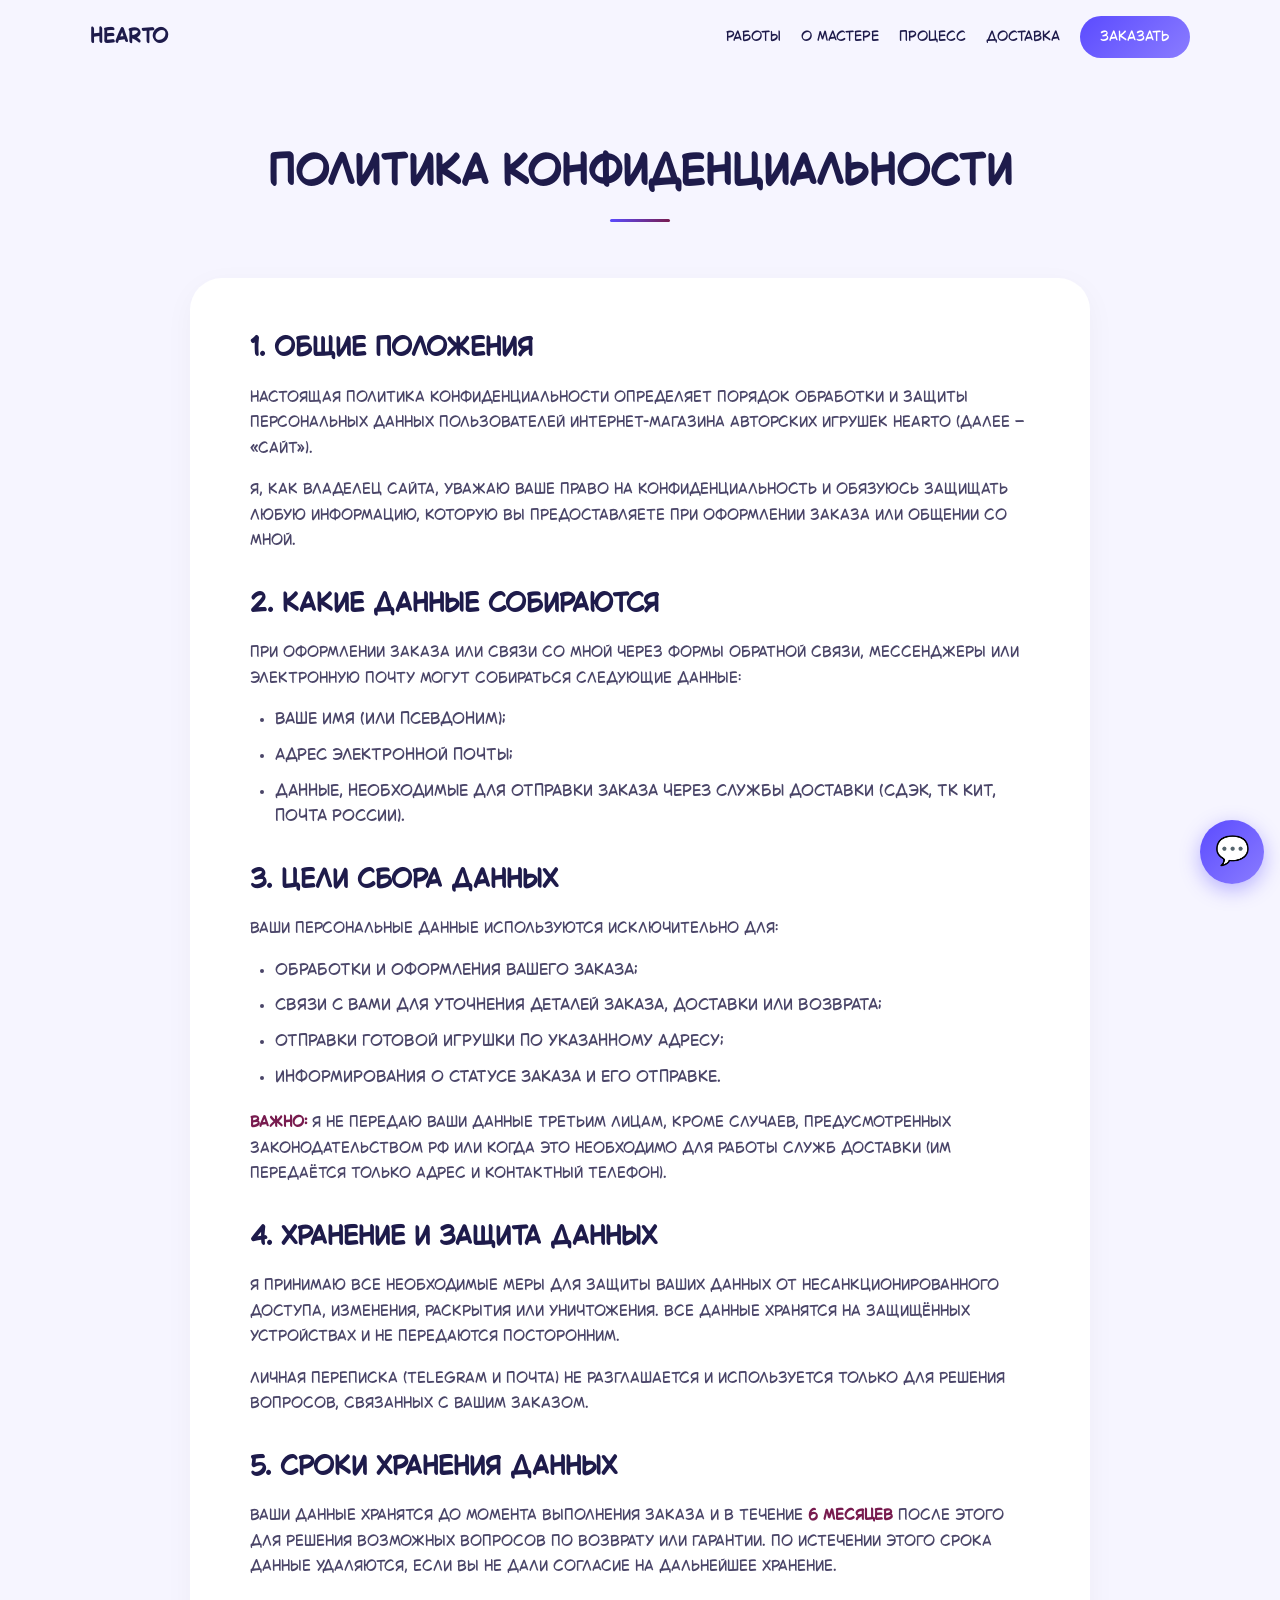
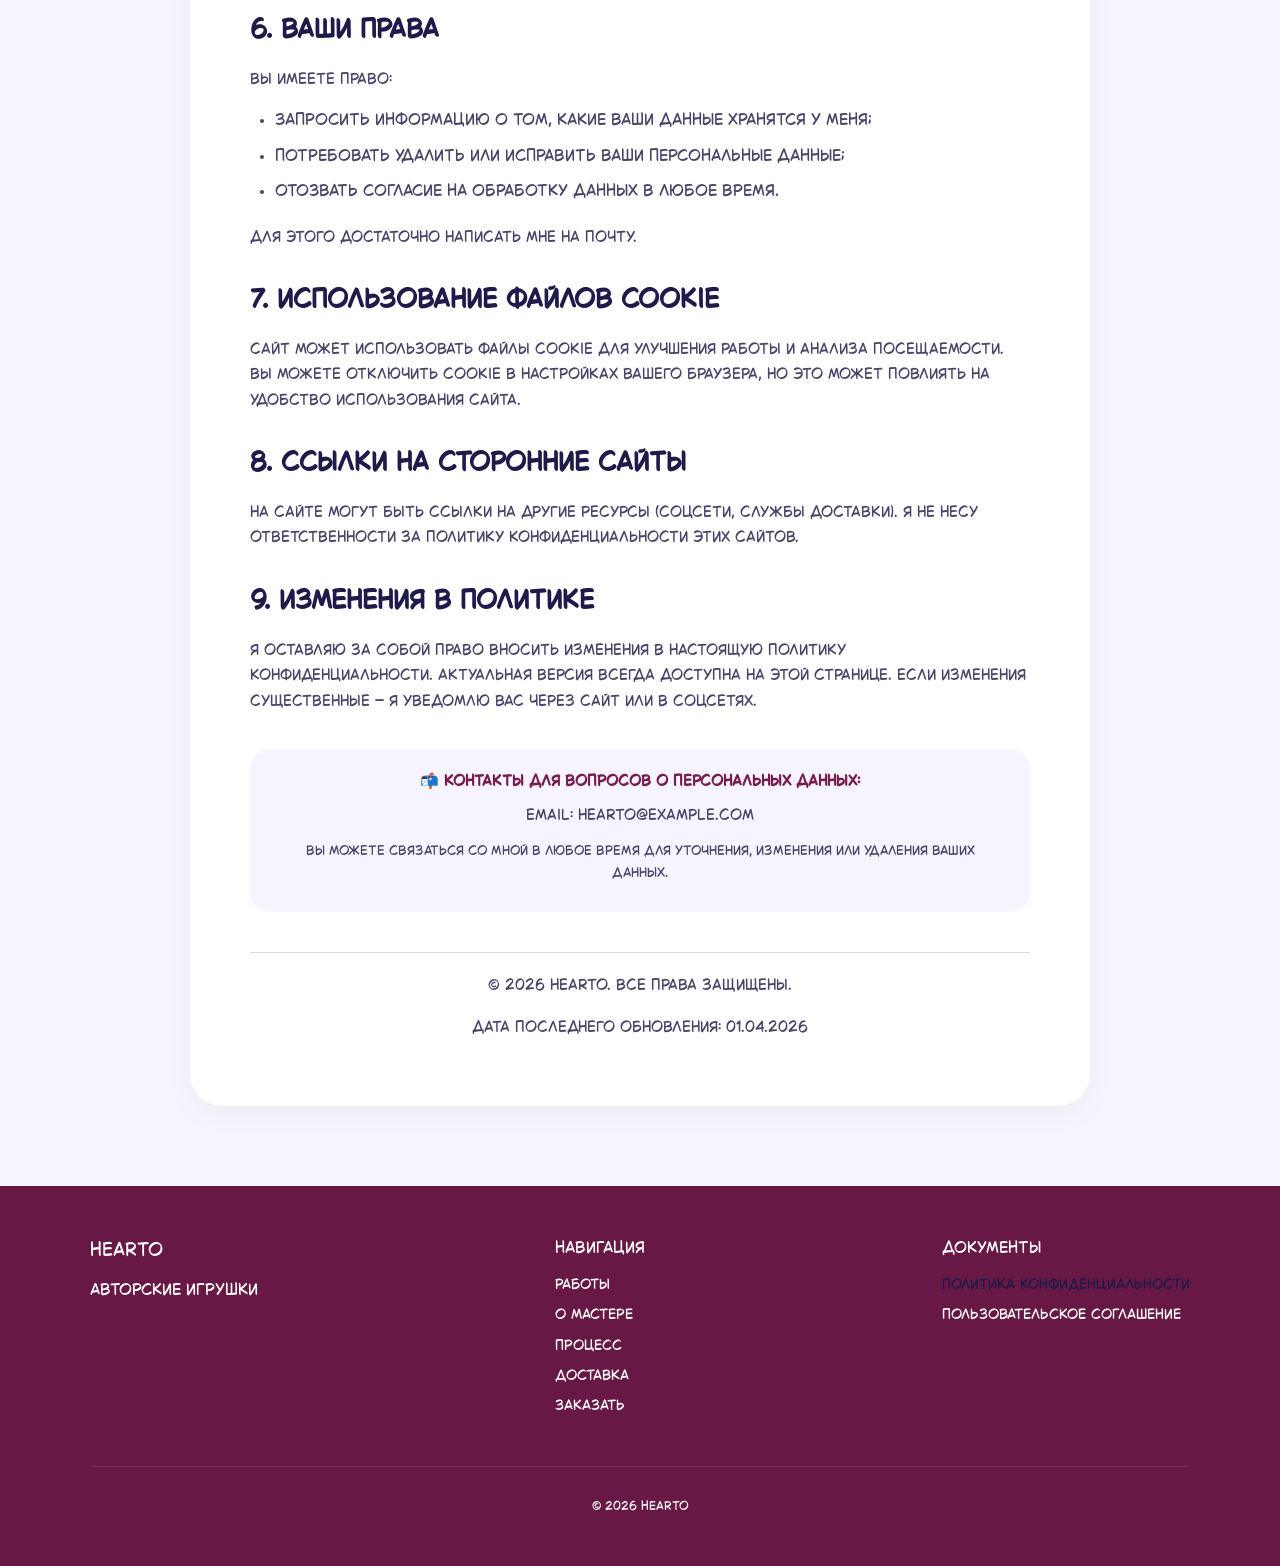
<file: privacy.html>
<!DOCTYPE html>
<html lang="ru">
<head>
    <meta charset="UTF-8">
    <meta name="viewport" content="width=device-width, initial-scale=1.0, viewport-fit=cover">
    <link rel="stylesheet" href="https://cdnjs.cloudflare.com/ajax/libs/font-awesome/6.4.0/css/all.min.css">
    <title>Политика конфиденциальности — HEARTO</title>
    <link rel="stylesheet" href="style.css">
    <link rel="stylesheet" href="style/adabtive.css">
    <style>
        /* Дополнительные стили для страницы политики */
        .policy-hero {
            text-align: center;
            padding: 140px 20px 40px;
        }
        .policy-hero h1 {
            font-size: 42px;
            margin-bottom: 16px;
            color: #1E1B4B;
            word-break: break-word;
            hyphens: auto;
        }
        .policy-hero h1::after {
            content: "";
            display: block;
            width: 60px;
            height: 3px;
            background: linear-gradient(90deg, #5B4BFF, #781C4F);
            margin: 12px auto 0;
            border-radius: 2px;
        }
        .policy-hero .sub {
            font-size: 16px;
            color: #6b5f7a;
            max-width: 600px;
            margin: 0 auto;
            word-break: break-word;
        }

        /* Основной контент политики */
        .policy-content {
            max-width: 900px;
            margin: 0 auto 80px;
            background: white;
            border-radius: 32px;
            padding: 50px 60px;
            box-shadow: 0 8px 30px rgba(0,0,0,0.04);
            overflow-x: hidden;
            word-wrap: break-word;
        }
        .policy-content h2 {
            font-size: 26px;
            margin: 30px 0 15px;
            color: #1E1B4B;
            word-break: break-word;
        }
        .policy-content h2:first-of-type {
            margin-top: 0;
        }
        .policy-content h2::after {
            display: none;
        }
        .policy-content h3 {
            font-size: 20px;
            margin: 25px 0 12px;
            color: #781C4F;
            word-break: break-word;
        }
        .policy-content p {
            color: #4a4568;
            line-height: 1.7;
            margin-bottom: 16px;
            font-size: 15px;
            word-break: break-word;
        }
        .policy-content ul {
            margin: 15px 0 20px;
            padding-left: 25px;
        }
        .policy-content li {
            color: #4a4568;
            margin-bottom: 10px;
            line-height: 1.6;
            word-break: break-word;
        }
        .policy-content strong {
            color: #781C4F;
        }
        .policy-date {
            margin-top: 40px;
            padding-top: 20px;
            border-top: 1px solid #e0d6f0;
            font-size: 14px;
            color: #8a7aad;
            text-align: center;
        }
        .policy-contact {
            background: #F6F5FF;
            border-radius: 20px;
            padding: 20px 28px;
            margin-top: 35px;
            text-align: center;
        }
        .policy-contact p {
            margin-bottom: 8px;
            word-break: break-word;
        }
        .policy-contact a {
            color: #781C4F;
            text-decoration: none;
            font-weight: 500;
            word-break: break-all;
        }
        .policy-contact a:hover {
            text-decoration: underline;
        }

        @media (max-width: 768px) {
            .policy-hero { 
                padding-top: 100px; 
                padding-left: 16px;
                padding-right: 16px;
            }
            .policy-hero h1 { 
                font-size: 28px; 
                line-height: 1.3;
            }
            .policy-content { 
                padding: 28px 20px; 
                margin-left: 16px;
                margin-right: 16px;
                width: calc(100% - 32px);
                box-sizing: border-box;
            }
            .policy-content h2 { 
                font-size: 22px; 
            }
            .policy-content h3 { 
                font-size: 18px; 
            }
            .policy-content ul {
                padding-left: 20px;
            }
        }

        @media (max-width: 480px) {
            .policy-content {
                padding: 22px 16px;
            }
            .policy-content h2 {
                font-size: 20px;
            }
            .policy-contact {
                padding: 16px;
            }
        }

        /* Переопределение цветов футера */
        footer {
            background: #681844;
        }
        footer .footer-grid h3,
        footer .footer-grid h4,
        footer .footer-grid a,
        footer .copyright p {
            color: #ffffff;
        }
        footer .footer-grid a:hover {
            color: #1E1B4B;
        }
        footer .copyright {
            border-top-color: rgba(120, 28, 79, 0.15);
        }
        .social-icons a {
            color: #1E1B4B;
        }
        .social-icons a:hover {
            color: #781C4F;
        }
    </style>
</head>
<body>

    <!-- ХЕДЕР -->
    <header id="header">
        <div class="container header-inner">
            <div class="logo" onclick="location.href='index.html'">HEARTO</div>
            <button class="burger" id="burgerBtn">☰</button>
            <nav>
                <a href="index.html#portfolio">Работы</a>
                <a href="about.html">О мастере</a>
                <a href="index.html#process">Процесс</a>
                <a href="delivery.html">Доставка</a>
                <a href="order.html" class="btn">Заказать</a>
            </nav>
        </div>
    </header>
    <div class="menu-overlay" id="menuOverlay"></div>

    <!-- ОСНОВНОЙ КОНТЕНТ -->
    <div class="container" style="width: 100%; padding-left: 0; padding-right: 0;">
        <div class="policy-hero">
            <h1>Политика конфиденциальности</h1>
        </div>

        <div class="policy-content">
            <h2>1. Общие положения</h2>
            <p>Настоящая Политика конфиденциальности определяет порядок обработки и защиты персональных данных пользователей интернет-магазина авторских игрушек HEARTO (далее — «Сайт»).</p>
            <p>Я, как владелец Сайта, уважаю ваше право на конфиденциальность и обязуюсь защищать любую информацию, которую вы предоставляете при оформлении заказа или общении со мной.</p>

            <h2>2. Какие данные собираются</h2>
            <p>При оформлении заказа или связи со мной через формы обратной связи, мессенджеры или электронную почту могут собираться следующие данные:</p>
            <ul>
                <li>Ваше имя (или псевдоним);</li>
                <li>Адрес электронной почты;</li>
                <li>Данные, необходимые для отправки заказа через службы доставки (СДЭК, ТК КИТ, Почта России).</li>
            </ul>

            <h2>3. Цели сбора данных</h2>
            <p>Ваши персональные данные используются исключительно для:</p>
            <ul>
                <li>Обработки и оформления вашего заказа;</li>
                <li>Связи с вами для уточнения деталей заказа, доставки или возврата;</li>
                <li>Отправки готовой игрушки по указанному адресу;</li>
                <li>Информирования о статусе заказа и его отправке.</li>
            </ul>
            <p><strong>Важно:</strong> Я НЕ передаю ваши данные третьим лицам, кроме случаев, предусмотренных законодательством РФ или когда это необходимо для работы служб доставки (им передаётся только адрес и контактный телефон).</p>

            <h2>4. Хранение и защита данных</h2>
            <p>Я принимаю все необходимые меры для защиты ваших данных от несанкционированного доступа, изменения, раскрытия или уничтожения. Все данные хранятся на защищённых устройствах и не передаются посторонним.</p>
            <p>Личная переписка (Telegram и почта) не разглашается и используется только для решения вопросов, связанных с вашим заказом.</p>

            <h2>5. Сроки хранения данных</h2>
            <p>Ваши данные хранятся до момента выполнения заказа и в течение <strong>6 месяцев</strong> после этого для решения возможных вопросов по возврату или гарантии. По истечении этого срока данные удаляются, если вы не дали согласие на дальнейшее хранение.</p>

            <h2>6. Ваши права</h2>
            <p>Вы имеете право:</p>
            <ul>
                <li>Запросить информацию о том, какие ваши данные хранятся у меня;</li>
                <li>Потребовать удалить или исправить ваши персональные данные;</li>
                <li>Отозвать согласие на обработку данных в любое время.</li>
            </ul>
            <p>Для этого достаточно написать мне на почту.</p>

            <h2>7. Использование файлов cookie</h2>
            <p>Сайт может использовать файлы cookie для улучшения работы и анализа посещаемости. Вы можете отключить cookie в настройках вашего браузера, но это может повлиять на удобство использования сайта.</p>

            <h2>8. Ссылки на сторонние сайты</h2>
            <p>На Сайте могут быть ссылки на другие ресурсы (соцсети, службы доставки). Я не несу ответственности за политику конфиденциальности этих сайтов.</p>

            <h2>9. Изменения в политике</h2>
            <p>Я оставляю за собой право вносить изменения в настоящую Политику конфиденциальности. Актуальная версия всегда доступна на этой странице. Если изменения существенные — я уведомлю вас через сайт или в соцсетях.</p>

            <div class="policy-contact">
                <p><strong>📬 Контакты для вопросов о персональных данных:</strong></p>
                <p>Email: hearto@example.com</p>
                <p style="font-size: 13px; margin-top: 12px;">Вы можете связаться со мной в любое время для уточнения, изменения или удаления ваших данных.</p>
            </div>

            <div class="policy-date">
                <p>© 2026 HEARTO. Все права защищены.</p>
                <p>Дата последнего обновления: 01.04.2026</p>
            </div>
        </div>
    </div>

    <!-- FOOTER с цветом EFEAFF и акцентом 781C4F -->
    <footer>
        <div class="container">
            <div class="footer-grid">
                <div><h3>HEARTO</h3><p>Авторские игрушки</p></div>
                <div>
                    <h4>Навигация</h4>
                    <a href="index.html#portfolio">Работы</a>
                    <a href="about.html">О мастере</a>
                    <a href="index.html#process">Процесс</a>
                    <a href="delivery.html">Доставка</a>
                    <a href="order.html">Заказать</a>
                </div>
                <div>
                    <h4>Документы</h4>
                    <a href="privacy.html" style="color: #1E1B4B; font-weight: 500;">Политика конфиденциальности</a>
                    <a href="terms.html">Пользовательское соглашение</a>
                </div>
                </div>
            </div>
            <div class="copyright"><p>© 2026 HEARTO</p></div>
        </div>
    </footer>

    <!-- ПОМОЩНИК -->
    <div id="assistantOpen" class="assistant-open">💬</div>
    <div id="assistant" class="assistant">
        <div id="questions" class="assistant-questions"></div>
        <div id="message" class="assistant-text"></div>
        <div class="assistant-character">
            <img id="characterImg" src="images/talk.jfif" alt="Помощник">
        </div>
        <button id="assistantClose" class="assistant-close">⭐</button>
    </div>

    <audio id="typingSound" src="sounds/typing.wav" preload="auto"></audio>
    <script src="script.js"></script>
</body>
</html>
</file>
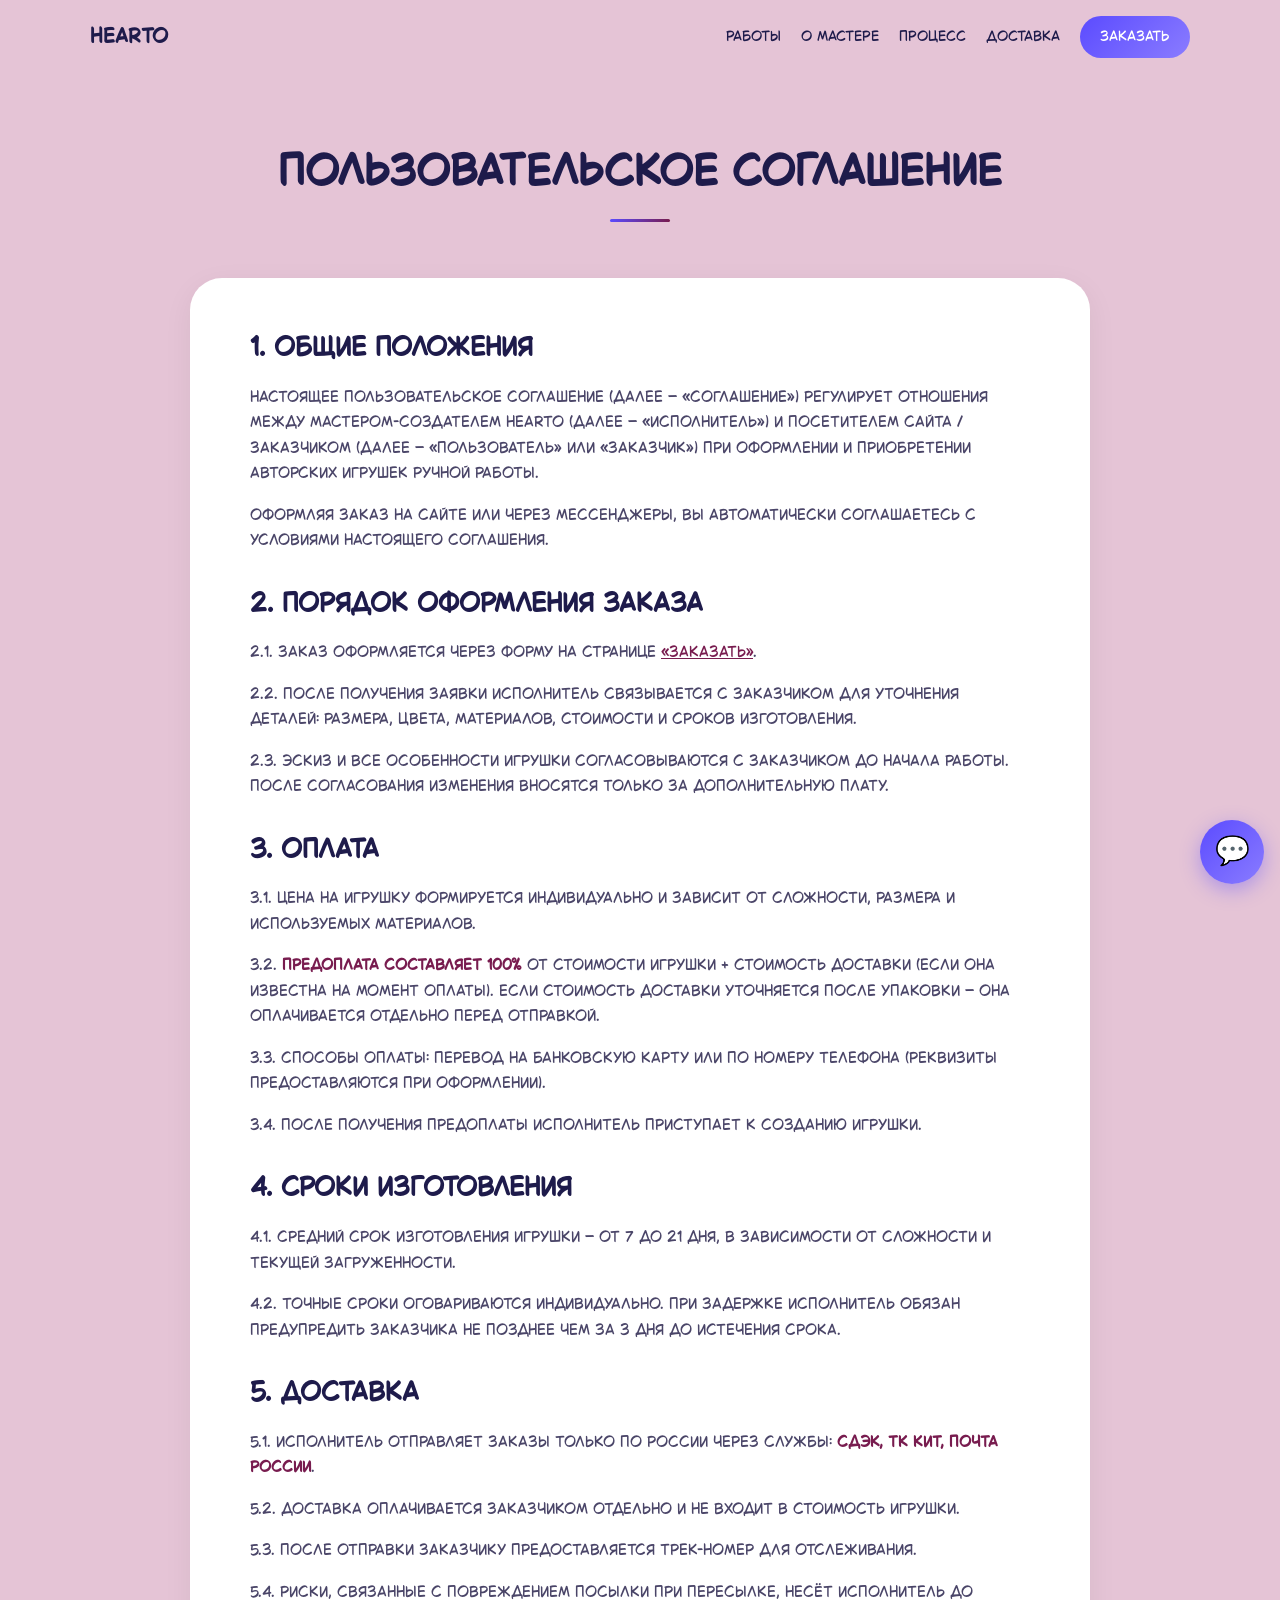
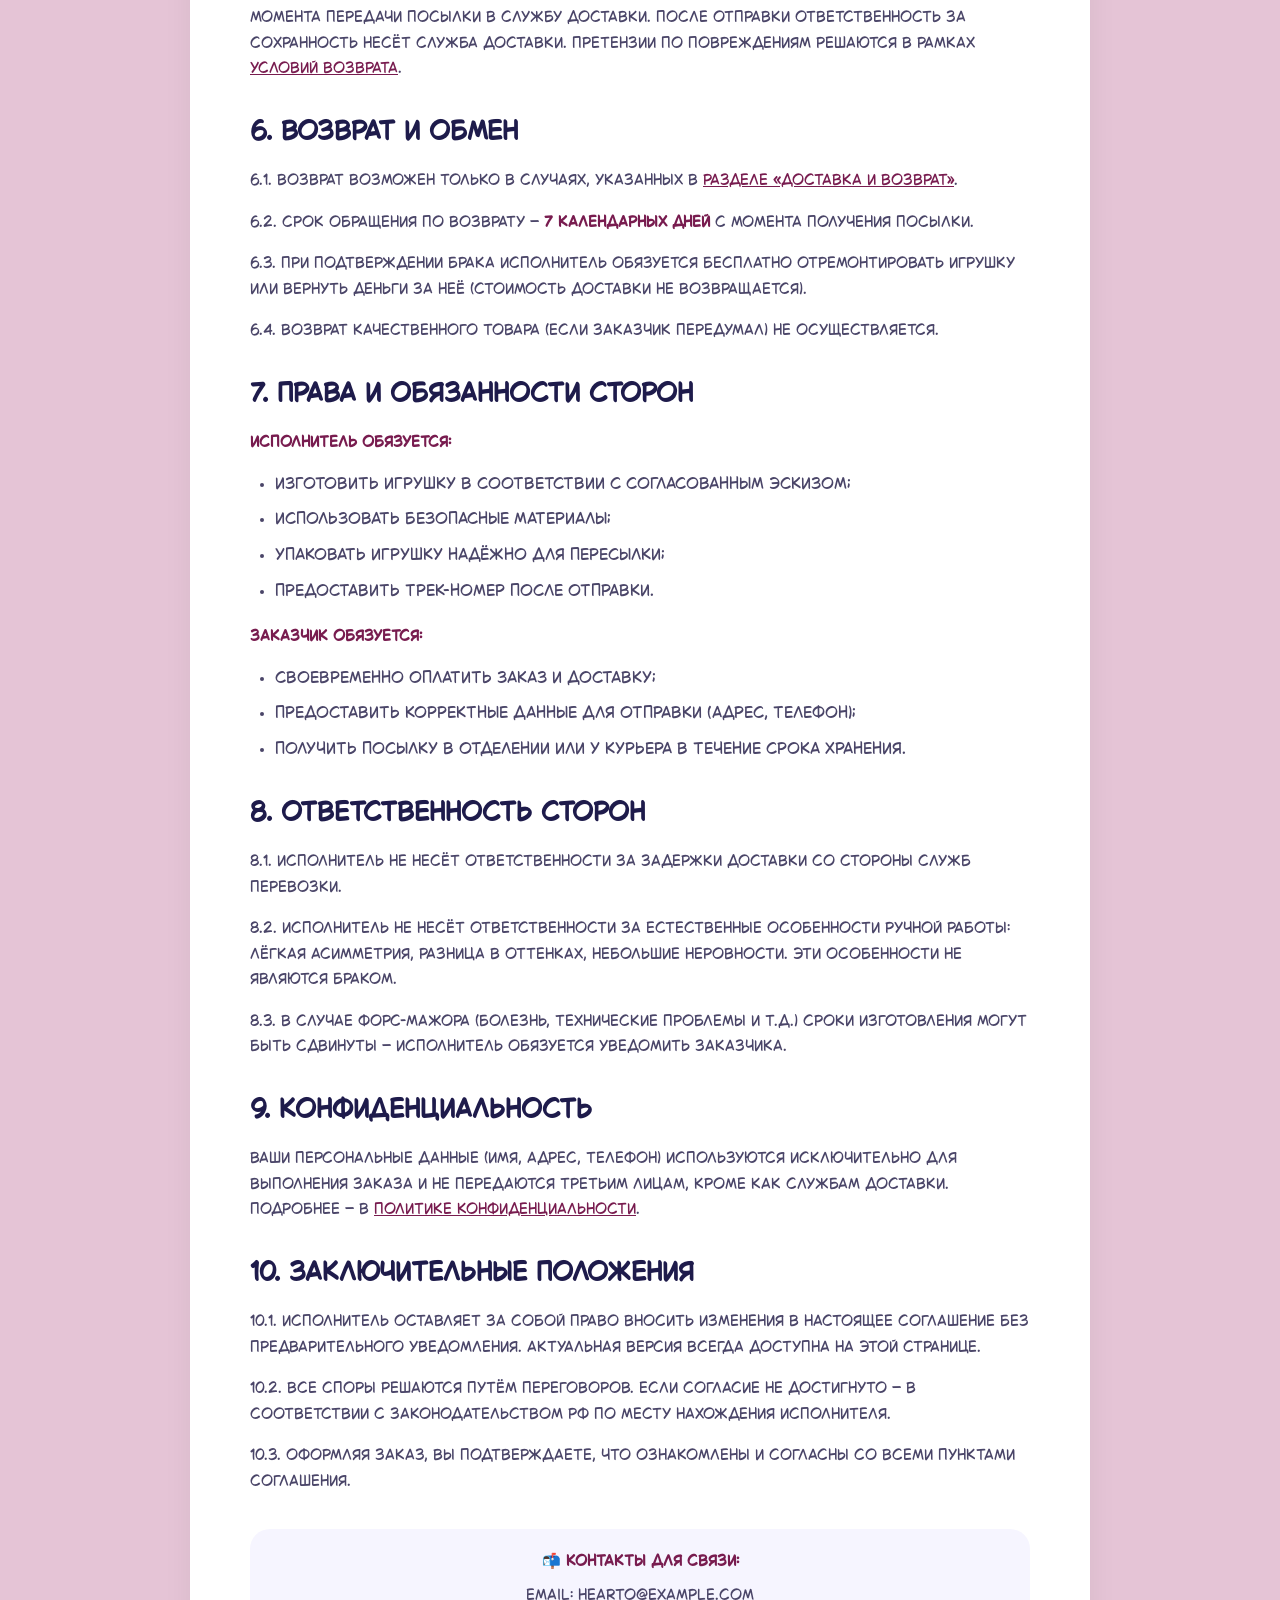
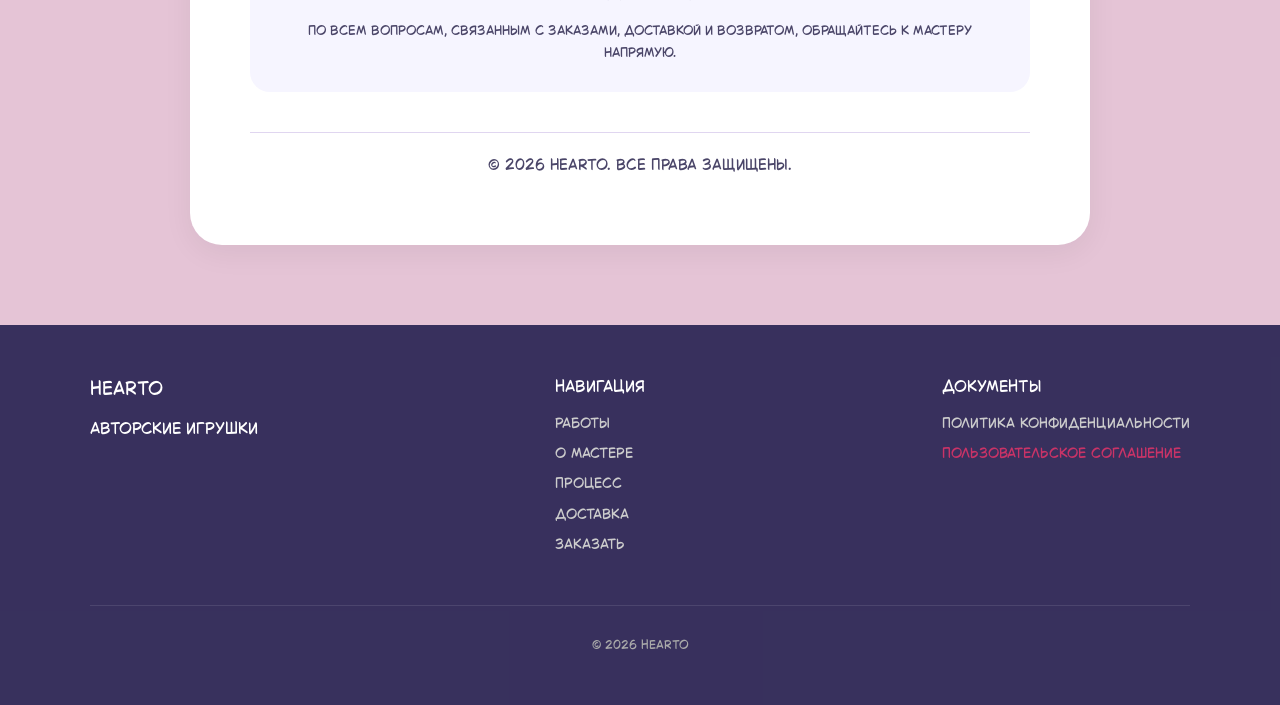
<file: terms.html>
<!DOCTYPE html>
<html lang="ru">
<head>
    <meta charset="UTF-8">
    <meta name="viewport" content="width=device-width, initial-scale=1.0, viewport-fit=cover">
    <link rel="stylesheet" href="https://cdnjs.cloudflare.com/ajax/libs/font-awesome/6.4.0/css/all.min.css">
    <title>Пользовательское соглашение — HEARTO</title>
    <link rel="stylesheet" href="style.css">
    <link rel="stylesheet" href="style/adabtive.css">
    <style>
        /* Цвет фона страницы */
        body {
            background: #E5C4D6;
        }

        /* Дополнительные стили для страницы соглашения */
        .terms-hero {
            text-align: center;
            padding: 140px 20px 40px;
        }
        .terms-hero h1 {
            font-size: 42px;
            margin-bottom: 16px;
            color: #1E1B4B;
            word-break: break-word;
            hyphens: auto;
        }
        .terms-hero h1::after {
            content: "";
            display: block;
            width: 60px;
            height: 3px;
            background: linear-gradient(90deg, #5B4BFF, #781C4F);
            margin: 12px auto 0;
            border-radius: 2px;
        }
        .terms-hero .sub {
            font-size: 16px;
            color: #4a3858;
            max-width: 600px;
            margin: 0 auto;
            word-break: break-word;
        }

        /* Основной контент */
        .terms-content {
            max-width: 900px;
            margin: 0 auto 80px;
            background: white;
            border-radius: 32px;
            padding: 50px 60px;
            box-shadow: 0 8px 30px rgba(0,0,0,0.06);
            overflow-x: hidden;
            word-wrap: break-word;
        }
        .terms-content h2 {
            font-size: 26px;
            margin: 30px 0 15px;
            color: #1E1B4B;
            word-break: break-word;
        }
        .terms-content h2:first-of-type {
            margin-top: 0;
        }
        .terms-content h2::after {
            display: none;
        }
        .terms-content h3 {
            font-size: 20px;
            margin: 25px 0 12px;
            color: #781C4F;
            word-break: break-word;
        }
        .terms-content p {
            color: #4a4568;
            line-height: 1.7;
            margin-bottom: 16px;
            font-size: 15px;
            word-break: break-word;
        }
        .terms-content ul {
            margin: 15px 0 20px;
            padding-left: 25px;
        }
        .terms-content li {
            color: #4a4568;
            margin-bottom: 10px;
            line-height: 1.6;
            word-break: break-word;
        }
        .terms-content strong {
            color: #781C4F;
        }
        .terms-date {
            margin-top: 40px;
            padding-top: 20px;
            border-top: 1px solid #e0d6f0;
            font-size: 14px;
            color: #8a7aad;
            text-align: center;
        }
        .terms-contact {
            background: #F6F5FF;
            border-radius: 20px;
            padding: 20px 28px;
            margin-top: 35px;
            text-align: center;
        }
        .terms-contact p {
            margin-bottom: 8px;
            word-break: break-word;
        }
        .terms-contact a {
            color: #781C4F;
            text-decoration: none;
            font-weight: 500;
            word-break: break-all;
        }
        .terms-contact a:hover {
            text-decoration: underline;
        }

        @media (max-width: 768px) {
            .terms-hero { 
                padding-top: 100px; 
                padding-left: 16px;
                padding-right: 16px;
            }
            .terms-hero h1 { 
                font-size: 28px; 
                line-height: 1.3;
            }
            .terms-content { 
                padding: 28px 20px; 
                margin-left: 16px;
                margin-right: 16px;
                width: calc(100% - 32px);
                box-sizing: border-box;
            }
            .terms-content h2 { 
                font-size: 22px; 
            }
            .terms-content h3 { 
                font-size: 18px; 
            }
            .terms-content ul {
                padding-left: 20px;
            }
        }

        @media (max-width: 480px) {
            .terms-content {
                padding: 22px 16px;
            }
            .terms-content h2 {
                font-size: 20px;
            }
            .terms-contact {
                padding: 16px;
            }
        }

        /* Футер остаётся как в основных стилях (без переопределения) */
        /* Убираем возможный конфликт — футер использует стандартный background из style.css */
    </style>
</head>
<body>

    <!-- ХЕДЕР -->
    <header id="header">
        <div class="container header-inner">
            <div class="logo" onclick="location.href='index.html'">HEARTO</div>
            <button class="burger" id="burgerBtn">☰</button>
            <nav>
                <a href="index.html#portfolio">Работы</a>
                <a href="about.html">О мастере</a>
                <a href="index.html#process">Процесс</a>
                <a href="delivery.html">Доставка</a>
                <a href="order.html" class="btn">Заказать</a>
            </nav>
        </div>
    </header>
    <div class="menu-overlay" id="menuOverlay"></div>

    <!-- ОСНОВНОЙ КОНТЕНТ -->
    <div class="container" style="width: 100%; padding-left: 0; padding-right: 0;">
        <div class="terms-hero">
            <h1>Пользовательское соглашение</h1>
        </div>

        <div class="terms-content">
            <h2>1. Общие положения</h2>
            <p>Настоящее Пользовательское соглашение (далее — «Соглашение») регулирует отношения между мастером-создателем HEARTO (далее — «Исполнитель») и посетителем сайта / заказчиком (далее — «Пользователь» или «Заказчик») при оформлении и приобретении авторских игрушек ручной работы.</p>
            <p>Оформляя заказ на Сайте или через мессенджеры, вы автоматически соглашаетесь с условиями настоящего Соглашения.</p>

            <h2>2. Порядок оформления заказа</h2>
            <p>2.1. Заказ оформляется через форму на странице <a href="order.html" style="color: #781C4F;">«Заказать»</a>.
            <p>2.2. После получения заявки Исполнитель связывается с Заказчиком для уточнения деталей: размера, цвета, материалов, стоимости и сроков изготовления.</p>
            <p>2.3. Эскиз и все особенности игрушки согласовываются с Заказчиком до начала работы. После согласования изменения вносятся только за дополнительную плату.</p>

            <h2>3. Оплата</h2>
            <p>3.1. Цена на игрушку формируется индивидуально и зависит от сложности, размера и используемых материалов.</p>
            <p>3.2. <strong>Предоплата составляет 100%</strong> от стоимости игрушки + стоимость доставки (если она известна на момент оплаты). Если стоимость доставки уточняется после упаковки — она оплачивается отдельно перед отправкой.</p>
            <p>3.3. Способы оплаты: перевод на банковскую карту или по номеру телефона (реквизиты предоставляются при оформлении).</p>
            <p>3.4. После получения предоплаты Исполнитель приступает к созданию игрушки.</p>

            <h2>4. Сроки изготовления</h2>
            <p>4.1. Средний срок изготовления игрушки — от 7 до 21 дня, в зависимости от сложности и текущей загруженности.</p>
            <p>4.2. Точные сроки оговариваются индивидуально. При задержке Исполнитель обязан предупредить Заказчика не позднее чем за 3 дня до истечения срока.</p>

            <h2>5. Доставка</h2>
            <p>5.1. Исполнитель отправляет заказы только по России через службы: <strong>СДЭК, ТК КИТ, Почта России</strong>.</p>
            <p>5.2. Доставка оплачивается Заказчиком отдельно и не входит в стоимость игрушки.</p>
            <p>5.3. После отправки Заказчику предоставляется трек-номер для отслеживания.</p>
            <p>5.4. Риски, связанные с повреждением посылки при пересылке, несёт Исполнитель до момента передачи посылки в службу доставки. После отправки ответственность за сохранность несёт служба доставки. Претензии по повреждениям решаются в рамках <a href="delivery.html" style="color: #781C4F;">условий возврата</a>.</p>

            <h2>6. Возврат и обмен</h2>
            <p>6.1. Возврат возможен только в случаях, указанных в <a href="delivery.html" style="color: #781C4F;">разделе «Доставка и возврат»</a>.</p>
            <p>6.2. Срок обращения по возврату — <strong>7 календарных дней</strong> с момента получения посылки.</p>
            <p>6.3. При подтверждении брака Исполнитель обязуется бесплатно отремонтировать игрушку или вернуть деньги за неё (стоимость доставки не возвращается).</p>
            <p>6.4. Возврат качественного товара (если Заказчик передумал) не осуществляется.</p>

            <h2>7. Права и обязанности сторон</h2>
            <p><strong>Исполнитель обязуется:</strong></p>
            <ul>
                <li>Изготовить игрушку в соответствии с согласованным эскизом;</li>
                <li>Использовать безопасные материалы;</li>
                <li>Упаковать игрушку надёжно для пересылки;</li>
                <li>Предоставить трек-номер после отправки.</li>
            </ul>
            <p><strong>Заказчик обязуется:</strong></p>
            <ul>
                <li>Своевременно оплатить заказ и доставку;</li>
                <li>Предоставить корректные данные для отправки (адрес, телефон);</li>
                <li>Получить посылку в отделении или у курьера в течение срока хранения.</li>
            </ul>

            <h2>8. Ответственность сторон</h2>
            <p>8.1. Исполнитель не несёт ответственности за задержки доставки со стороны служб перевозки.</p>
            <p>8.2. Исполнитель не несёт ответственности за естественные особенности ручной работы: лёгкая асимметрия, разница в оттенках, небольшие неровности. Эти особенности не являются браком.</p>
            <p>8.3. В случае форс-мажора (болезнь, технические проблемы и т.д.) сроки изготовления могут быть сдвинуты — Исполнитель обязуется уведомить Заказчика.</p>

            <h2>9. Конфиденциальность</h2>
            <p>Ваши персональные данные (имя, адрес, телефон) используются исключительно для выполнения заказа и не передаются третьим лицам, кроме как службам доставки. Подробнее — в <a href="privacy.html" style="color: #781C4F;">Политике конфиденциальности</a>.</p>

            <h2>10. Заключительные положения</h2>
            <p>10.1. Исполнитель оставляет за собой право вносить изменения в настоящее Соглашение без предварительного уведомления. Актуальная версия всегда доступна на этой странице.</p>
            <p>10.2. Все споры решаются путём переговоров. Если согласие не достигнуто — в соответствии с законодательством РФ по месту нахождения Исполнителя.</p>
            <p>10.3. Оформляя заказ, вы подтверждаете, что ознакомлены и согласны со всеми пунктами Соглашения.</p>

            <div class="terms-contact">
                <p><strong>📬 Контакты для связи:</strong></p>
                <p>Email: hearto@example.com</p>
                <p style="font-size: 13px; margin-top: 12px;">По всем вопросам, связанным с заказами, доставкой и возвратом, обращайтесь к мастеру напрямую.</p>
            </div>

            <div class="terms-date">
                <p>© 2026 HEARTO. Все права защищены.</p>
            </div>
        </div>
    </div>

    <!-- FOOTER (из style.css — стандартный, без изменений) -->
    <footer>
        <div class="container">
            <div class="footer-grid">
                <div><h3>HEARTO</h3><p>Авторские игрушки</p></div>
                <div>
                    <h4>Навигация</h4>
                    <a href="index.html#portfolio">Работы</a>
                    <a href="about.html">О мастере</a>
                    <a href="index.html#process">Процесс</a>
                    <a href="delivery.html">Доставка</a>
                    <a href="order.html">Заказать</a>
                </div>
                <div>
                    <h4>Документы</h4>
                    <a href="privacy.html">Политика конфиденциальности</a>
                    <a href="terms.html" style="color: #C93367; font-weight: 500;">Пользовательское соглашение</a>
                </div>
                </div>
            </div>
            <div class="copyright"><p>© 2026 HEARTO</p></div>
        </div>
    </footer>

    <!-- ПОМОЩНИК -->
    <div id="assistantOpen" class="assistant-open">💬</div>
    <div id="assistant" class="assistant">
        <div id="questions" class="assistant-questions"></div>
        <div id="message" class="assistant-text"></div>
        <div class="assistant-character">
            <img id="characterImg" src="images/talk.jfif" alt="Помощник">
        </div>
        <button id="assistantClose" class="assistant-close">⭐</button>
    </div>

    <audio id="typingSound" src="sounds/typing.wav" preload="auto"></audio>
    <script src="script.js"></script>
</body>
</html>
</file>
<file: style.css>
/* ===== БАЗА ===== */
* {
  margin: 0;
  padding: 0;
  box-sizing: border-box;
}

@font-face {
    font-family: 'MyFont';
    src: url('fonts/BubbleSans-Regular.otf') format('woff2');
    font-weight: normal;
    font-style: normal;
}

body {
    font-family: 'MyFont', sans-serif;
    background: #F6F5FF;
    color: #1E1B4B;
    line-height: 1.6;
}

/* ===== КОНТЕЙНЕР ===== */
.container {
    width: 90%;
    max-width: 1100px;
    margin: auto;
}

/* ===== ХЕДЕР ===== */
header {
    position: fixed;
    width: 100%;
    top: 0;
    padding: 16px 0;
    z-index: 1000;
    transition: 0.3s;
}

header.scrolled {
    background: rgba(246, 245, 255, 0.7);
    backdrop-filter: blur(12px);
}

.header-inner {
    display: flex;
    justify-content: space-between;
    align-items: center;
}

.logo {
    font-weight: 600;
    font-size: 20px;
    cursor: pointer;
}

nav {
    display: flex;
    align-items: center;
    gap: 20px;
}

nav a {
    text-decoration: none;
    color: #1E1B4B;
    font-size: 14px;
    position: relative;
}

nav a:not(.btn)::after {
    content: "";
    position: absolute;
    bottom: -4px;
    left: 0;
    width: 0%;
    height: 2px;
    background: #5B4BFF;
    transition: 0.3s;
}

nav a:not(.btn):hover::after {
    width: 100%;
}

/* ===== HERO ===== */
.hero {
    min-height: 85vh;
    display: flex;
    align-items: center;
    justify-content: center;
    padding: 100px 40px 60px;
    background: #faf7ff;
}

.hero-inner {
    width: 100%;
    max-width: 1600px;
    min-height: 700px;
    border-radius: 30px;
    overflow: hidden;
    position: relative;
    background: url('images/hero.gif') center/cover no-repeat;
}

.hero-inner::before {
    content: "";
    position: absolute;
    inset: 0;
    background: rgba(20, 10, 30, 0.35);
}

.hero-text {
    position: relative;
    z-index: 2;
    padding: 80px 60px;
}

.hero h1 {
    font-size: 42px;
    line-height: 1.2;
    font-weight: 400;
    margin-bottom: 20px;
    color: white;
    text-shadow: 0 8px 30px rgba(0,0,0,0.6);
}

.hero-sub {
    color: rgba(255,255,255,0.85);
    font-size: 16px;
    margin: 16px 0;
    line-height: 1.5;
}

/* ===== КНОПКИ ===== */
.btn {
    background: linear-gradient(135deg, #5B4BFF, #8A7CFF);
    color: white;
    padding: 10px 20px;
    border-radius: 30px;
    text-decoration: none;
    font-size: 14px;
    transition: 0.3s;
}

.btn:hover {
    transform: translateY(-2px);
    box-shadow: 0 8px 20px rgba(91, 75, 255, 0.3);
}

.btn:active {
    transform: scale(0.96);
}

/* ===== СЕКЦИИ ===== */
section {
    padding: 100px 0;
}

h2 {
    font-size: 30px;
    margin-bottom: 30px;
}

h2::after {
    content: "";
    display: block;
    width: 50px;
    height: 3px;
    background: linear-gradient(90deg, #5B4BFF, #C93367); /* ГРАДИЕНТ */
    border-radius: 2px;
}
/* ===== ПРОЦЕСС ===== */
#process {
  padding: 80px 0;
  background: #f7f4fb;
  text-align: center;
}
#process h2 {
  font-size: 34px;
  margin-bottom: 50px;
  color: #1E1B4B;
}
#process h2::after { display: none; }

.process-grid {
  display: grid;
  grid-template-columns: repeat(4, 1fr); /* 4 колонки в ряд */
  gap: 24px;
}

.step-card {
  background: #ffffff;
  padding: 30px 20px;
  border-radius: 16px; /* Прямоугольник с мягкими углами */
  box-shadow: 0 5px 20px rgba(0,0,0,0.05);
  transition: transform 0.3s ease;
}

.step-card:hover {
  transform: translateY(-5px); /* Просто поднимается вверх */
}

.step-card .icon {
  font-size: 40px;
  margin-bottom: 15px;
}

.step-card h3 {
  font-size: 18px;
  margin-bottom: 10px;
  color: #1E1B4B;
}

.step-card p {
  font-size: 14px;
  color: #666;
}

/* Однотонные иконки-кружки */
.icon {
  width: 64px;
  height: 64px;
  background: #f3e8ff;
  border-radius: 50%;
  display: flex;
  align-items: center;
  justify-content: center;
  font-size: 28px;
  margin: 0 auto 15px;
  box-shadow: inset 0 2px 6px rgba(91, 75, 255, 0.1);
}

/* ===== ПОРТФОЛИО ===== */
/* ===== КНОПКА ВНИЗУ ПОРТФОЛИО ===== */
.portfolio-footer {
    text-align: center;
    margin-top: 50px;
}

.btn-toggle {
    background: linear-gradient(135deg, #5B4BFF, #8A7CFF);
    color: white;
    border: none;
    padding: 12px 32px;
    border-radius: 40px;
    cursor: pointer;
    font-family: inherit;
    font-size: 15px;
    transition: all 0.3s ease;
    box-shadow: 0 4px 15px rgba(91, 75, 255, 0.3);
}

.btn-toggle:hover {
    transform: translateY(-2px);
    box-shadow: 0 8px 25px rgba(91, 75, 255, 0.4);
}

.btn-toggle:active {
    transform: scale(0.96);
}

/* ===== КАРТОЧКИ ===== */
.grid {
  display: grid;
  grid-template-columns: repeat(3, 1fr);
  gap: 24px;
  align-items: stretch; /* Все карточки в ряду одной высоты */
}

.card {
  background: white;
  border-radius: 20px;
  overflow: hidden;
  box-shadow: 0 10px 30px rgba(30,27,75,0.1);
  transition: all 0.3s ease;
  cursor: pointer;
  display: flex;
  flex-direction: column;
  height: 100%; /* Растягиваем на всю ячейку */
}

.card img {
  width: 100%;
  height: 240px;
  object-fit: cover;
  flex-shrink: 0;
}

.card-info {
  padding: 18px;
  display: flex;
  flex-direction: column;
  flex: 1; /* Занимает всё свободное место */
  justify-content: space-between;
}

.card-info h4 { font-size: 18px; margin-bottom: 6px; color: #1E1B4B; }
.card-info p { font-size: 13px; color: #6b5f7a; margin-bottom: 12px; }

/* Цена всегда видна и не обрезается */
.card-price {
  margin-top: auto; /* Прижимает к низу */
  padding: 10px 16px;
  background: linear-gradient(135deg, #f3e8ff, #e9d5ff);
  color: #5B4BFF;
  font-weight: 600;
  font-size: 15px;
  border-radius: 14px;
  align-self: flex-start;
  box-shadow: 0 3px 10px rgba(91,75,255,0.12);
  transition: all 0.3s ease;
  white-space: nowrap; /* Запрещаем перенос и обрезку текста */
  overflow: visible;
}

.card:hover .card-price {
  transform: scale(1.04);
  background: linear-gradient(135deg, #5B4BFF, #8A7CFF);
  color: #fff;
}

/* ===== КНОПКА СКРЫТЬ/ПОКАЗАТЬ ===== */
.toggle-works-btn {
    text-align: center;
    margin-bottom: 30px;
}

.btn-toggle {
    background: linear-gradient(135deg, #5B4BFF, #8A7CFF);
    color: white;
    border: none;
    padding: 10px 28px;
    border-radius: 40px;
    cursor: pointer;
    font-family: inherit;
    font-size: 14px;
    transition: all 0.3s ease;
    box-shadow: 0 4px 12px rgba(91,75,255,0.2);
}

.btn-toggle:hover {
    transform: translateY(-2px);
    box-shadow: 0 8px 20px rgba(91,75,255,0.3);
}

.btn-toggle:active {
    transform: scale(0.96);
}

/* Скрытие работ */
.grid.hidden-works .card {
    display: none;
}
/* ===== МОДАЛЬНОЕ ОКНО ===== */
.modal-overlay {
    position: fixed;
    top: 0;
    left: 0;
    width: 100%;
    height: 100%;
    background: rgba(30, 27, 75, 0.9);
    backdrop-filter: blur(6px);
    display: flex;
    justify-content: center;
    align-items: center;
    z-index: 3000;
    padding: 20px;
    opacity: 0;
    visibility: hidden;
    pointer-events: none;
    transition: opacity 0.3s ease, visibility 0.3s ease;
}

.modal-overlay.is-active {
    opacity: 1;
    visibility: visible;
    pointer-events: auto;
}

.modal-box {
    background: white;
    border-radius: 20px;
    max-width: 700px;
    width: 100%;
    overflow: hidden;
    position: relative;
    box-shadow: 0 20px 60px rgba(0,0,0,0.4);
    transform: scale(0.9) translateY(20px);
    transition: transform 0.3s cubic-bezier(0.34, 1.56, 0.64, 1);
}

.modal-overlay.is-active .modal-box {
    transform: scale(1) translateY(0);
}

.modal-close {
    position: absolute;
    top: 12px;
    right: 12px;
    background: rgba(0,0,0,0.6);
    color: white;
    border: none;
    width: 36px;
    height: 36px;
    border-radius: 50%;
    font-size: 24px;
    cursor: pointer;
    z-index: 10;
    transition: 0.2s;
}

.modal-close:hover {
    background: rgba(0,0,0,0.8);
    transform: rotate(90deg);
}

.modal-overlay.is-active .modal-box { transform: scale(1) translateY(0); }
.modal-img {
  width: 100%; max-height: 65vh; object-fit: contain; background: #faf8ff;
  display: block; border-bottom: 1px solid #eee;
}
.modal-info { padding: 20px; }
.modal-info h3 { margin: 0 0 8px; font-size: 20px; }
.modal-info p { margin: 0; color: #6b5f7a; }

/* ===== Процесс ===== */
.steps {
    display: flex;
    gap: 24px;
    flex-wrap: wrap;
    margin-top: 40px;
}

.step {
    flex: 1;
    min-width: 180px;
    background: white;
    padding: 30px 20px;
    border-radius: 24px;
    text-align: center;
    box-shadow: 0 8px 20px rgba(0, 0, 0, 0.04);
    transition: 0.2s;
}

.step:hover {
    transform: translateY(-4px);
    box-shadow: 0 12px 28px rgba(151, 39, 122, 0.1);
}

.icon {
    font-size: 32px;
    margin-bottom: 16px;
    color: #97277A;
}

.step h3 {
    font-size: 18px;
    margin-bottom: 8px;
}

.step p {
    font-size: 14px;
    color: #6b5f7a;
}

/* ===== АНИМАЦИЯ ПОЯВЛЕНИЯ ===== */
.fade {
    opacity: 0;
    transform: translateY(40px);
    transition: 0.6s;
}

.fade.show {
    opacity: 1;
    transform: translateY(0);
}

/* ===== ПОМОЩНИК ===== */
.assistant-open {
  position: fixed;
  bottom: 16px; /* ОДИНАКОВОЕ значение с панелью */
  right: 16px;
  width: 64px;
  height: 64px;
  background: linear-gradient(135deg, #5B4BFF, #8A7CFF);
  color: white;
  border-radius: 50%;
  cursor: pointer;
  z-index: 2000;
  display: flex;
  align-items: center;
  justify-content: center;
  font-size: 28px;
  box-shadow: 0 6px 20px rgba(91, 75, 255, 0.4);
  transition: all 0.3s cubic-bezier(0.4, 0, 0.2, 1);
  animation: pulse 2s infinite;
}
.assistant-open:hover {
  transform: scale(1.1) rotate(8deg);
  box-shadow: 0 8px 25px rgba(91, 75, 255, 0.6);
}
.assistant-open.is-hidden {
  opacity: 0;
  transform: scale(0.6);
  pointer-events: none;
}
@keyframes pulse {
  0%, 100% { box-shadow: 0 0 0 0 rgba(91, 75, 255, 0.4); }
  50% { box-shadow: 0 0 0 10px rgba(91, 75, 255, 0); }
}

.assistant {
  position: fixed;
  bottom: 16px; /* <-- ГЛАВНОЕ ИСПРАВЛЕНИЕ: привязка к низу */
  right: -360px;
  width: 340px;
  max-height: 85vh; /* Не даёт улететь за экран */
  overflow-y: auto;
  display: flex;
  flex-direction: column;
  align-items: center;
  gap: 12px;
  z-index: 2001;
  transition: right 0.5s cubic-bezier(0.34, 1.56, 0.64, 1);
  pointer-events: none;
  padding-bottom: 15px;
}
.assistant.is-open {
  right: 12px; /* Выезжает ровно к кнопке */
  pointer-events: auto;
}

.assistant-character img {
  width: 190px; /* Увеличенный персонаж */
  height: auto;
  display: block;
  transition: 0.3s;
  filter: drop-shadow(0 10px 20px rgba(0,0,0,0.15));
}
.talking {
  animation: bounce 0.25s infinite alternate;
}
@keyframes bounce {
  from { transform: translateY(0); }
  to { transform: translateY(-5px); }
}

.assistant-questions {
  display: none;
  flex-direction: column;
  gap: 12px;
  width: 100%;
}
.question-bubble {
  background: white;
  padding: 14px 18px;
  border-radius: 18px;
  border-bottom-left-radius: 6px;
  box-shadow: 0 4px 12px rgba(0,0,0,0.1);
  font-size: 15px;
  cursor: pointer;
  transition: all 0.2s ease;
  text-align: center;
  width: fit-content;
  max-width: 95%;
  align-self: flex-start;
  color: #1E1B4B;
  position: relative;
  border: 1px solid rgba(91, 75, 255, 0.1);
  animation: fadeInUp 0.3s ease forwards;
  opacity: 0;
}
.question-bubble:hover {
  background: #5B4BFF;
  color: white;
  transform: translateX(4px) scale(1.02);
  box-shadow: 0 6px 16px rgba(91, 75, 255, 0.25);
}
.question-bubble::after {
  content: "";
  position: absolute;
  bottom: -6px;
  left: 12px;
  width: 0;
  height: 0;
  border-left: 7px solid transparent;
  border-right: 7px solid transparent;
  border-top: 7px solid white;
  transition: 0.2s;
}
.question-bubble:hover::after { border-top-color: #5B4BFF; }
@keyframes fadeInUp {
  from { opacity: 0; transform: translateY(10px); }
  to { opacity: 1; transform: translateY(0); }
}

.assistant-text {
  background: white;
  padding: 16px 20px;
  border-radius: 18px;
  border-bottom-left-radius: 6px;
  margin-bottom: 12px;
  box-shadow: 0 4px 12px rgba(0,0,0,0.12);
  font-size: 15px;
  line-height: 1.6;
  display: none;
  width: 100%;
  text-align: left;
  color: #1E1B4B;
  border: 1px solid rgba(91, 75, 255, 0.1);
  position: relative;
  white-space: pre-wrap;
  word-break: break-word;
}
.assistant-text.active {
  display: block;
  animation: slideIn 0.3s ease forwards;
}
.assistant-text::after {
  content: "";
  position: absolute;
  bottom: -6px;
  left: 16px;
  width: 0;
  height: 0;
  border-left: 7px solid transparent;
  border-right: 7px solid transparent;
  border-top: 7px solid white;
}
@keyframes slideIn {
  from { opacity: 0; transform: translateY(10px); }
  to { opacity: 1; transform: translateY(0); }
}

.assistant-close {
  background: none;
  border: none;
  font-size: 32px;
  cursor: pointer;
  position: absolute;
  bottom: 18px;
  right: 12px;
  transition: all 0.2s ease;
  z-index: 2002;
  filter: drop-shadow(0 2px 4px rgba(0,0,0,0.2));
}
.assistant-close:hover {
  transform: scale(1.2) rotate(15deg);
  filter: drop-shadow(0 4px 8px rgba(0,0,0,0.3));
}

/* ===== FOOTER ===== */
footer {
    background: #1e1b4bde;
    color: white;
    padding: 50px 0;
}

.footer-grid {
    display: flex;
    justify-content: space-between;
    flex-wrap: wrap;
    gap: 40px;
    padding-bottom: 40px;
    border-bottom: 1px solid rgba(255, 255, 255, 0.1);
    margin-bottom: 30px;
}

.footer-grid h3, .footer-grid h4 {
    margin-bottom: 12px;
    font-weight: 500;
}

.footer-grid a {
    display: block;
    color: #ccc;
    text-decoration: none;
    margin-bottom: 8px;
    font-size: 14px;
    transition: 0.2s;
}

.footer-grid a:hover {
    color: #C93367;
}

.social-icons {
    display: flex;
    gap: 16px;
}

.social-icons a {
    font-size: 22px;
    margin-bottom: 0;
}

.copyright {
    text-align: center;
    font-size: 12px;
    color: #aaa;
}

/* ===== БУРГЕР ===== */
.burger {
    display: none;
    background: none;
    border: none;
    font-size: 28px;
    cursor: pointer;
    z-index: 1002;
}

.menu-overlay {
    position: fixed;
    top: 0;
    left: 0;
    width: 100%;
    height: 100%;
    background: rgba(0,0,0,0.4);
    opacity: 0;
    visibility: hidden;
    transition: 0.3s;
    z-index: 999;
}

.menu-overlay.is-active {
    opacity: 1;
    visibility: visible;
}

/* ===== АВТОРСКИЙ МЕРЧ ===== */
/* ===== АВТОРСКИЙ МЕРЧ ===== */
#merch {
    position: relative;
    padding: 100px 0;
    background: #F6F5FF;
    overflow: hidden;
    min-height: 650px;
}

/* Текст */
.merch-content {
    position: relative;
    z-index: 10;
    max-width: 550px;
    padding-top: 60px;
}

.merch-content h2 {
    font-size: 38px;
    margin-bottom: 24px;
    color: #1E1B4B;
}

.merch-content p {
    font-size: 16px;
    line-height: 1.8;
    color: #3d3850;
}

/* Контейнер для декора */
.merch-decorations {
    position: absolute;
    top: 0;
    left: 0;
    width: 100%;
    height: 100%;
    pointer-events: none; /* Клики проходят сквозь картинки, не мешая тексту */
}

/* Общий стиль картинок (без теней и скруглений) */
.decor-img {
    position: absolute;
    object-fit: contain; /* Картинка не будет обрезаться */
    max-width: 180px; /* Ограничение размера, чтобы не перекрывать весь экран */
    transition: transform 0.1s linear; /* Плавность для параллакса */
}

.decor-img:hover {
  transform: scale(1.03) rotate(2deg);
  z-index: 20;
}

/* ===== РАСПОЛОЖЕНИЕ КАРТИНОК ===== */

/* 1. Большая (основная) - справа */
.decor-large {
  width: 300px;
  height: 360px;
  top: 15%;
  right: 8%;
  z-index: 3;
}

/* 2. Средняя - слева сверху */
.decor-medium {
  width: 200px;
  height: 240px;
  top: 10%;
  left: 35%;
  z-index: 2;
}

/* 3. Маленькая - по центру ниже */
.decor-small {
  width: 140px;
  height: 160px;
  top: 55%;
  left: 30%;
  z-index: 4;
}

/* 4. Вторая средняя - справа снизу */
.decor-medium-2 {
  width: 180px;
  height: 210px;
  top: 50%;
  right: 22%;
  z-index: 1;
}
</file>
<file: style/adabtive.css>
/* ===== АДАПТИВНАЯ ВЁРСТКА (ПОЛНАЯ) ===== */

/* Планшеты (до 1024px) */
@media (max-width: 1024px) {
  .container { width: 95%; max-width: 900px; }
  
  .hero { padding: 100px 20px 60px; }
  .hero-inner { min-height: 500px; }
  .hero-text { padding: 50px 30px; }
  .hero h1 { font-size: 36px; }

  .process-grid { grid-template-columns: repeat(2, 1fr); }
  .grid { grid-template-columns: repeat(2, 1fr); }

  .decor-large { width: 240px; height: 290px; }
  .decor-medium { width: 160px; height: 190px; left: 30%; }
  .decor-small { width: 110px; height: 130px; left: 25%; }
  .decor-medium-2 { width: 150px; height: 180px; right: 15%; }
}

/* Мобильные устройства (до 768px) */
@media (max-width: 768px) {
  /* ===== ХЕДЕР И МЕНЮ ===== */

    .hero {
        padding: 80px 16px 40px;
    }
    .hero-inner {
        min-height: 420px;
    }
    .hero-text {
        padding: 60px 20px;
        text-align: center;
    }
    .hero h1 {
        font-size: 26px;
    }
    .grid {
        grid-template-columns: 1fr;
    }
    .burger {
        display: block;
    }
      nav {
        position: fixed;
        top: 0;
        right: 0;
        width: 75%;
        max-width: 280px;
        height: 100vh;
        background: rgba(255, 255, 255, 0.95);
        backdrop-filter: blur(12px);
        box-shadow: -5px 0 25px rgba(30, 27, 75, 0.1);
        z-index: 1001;
        transform: translateX(100%);
        transition: transform 0.4s cubic-bezier(0.4, 0, 0.2, 1);
        display: flex;
        flex-direction: column;
        justify-content: center;
        align-items: center;
        gap: 28px;
        padding: 40px 20px;
        border-left: 1px solid rgba(91, 75, 255, 0.08);
    }
    
    nav.is-open {
        transform: translateX(0);
    }
    
    nav a {
        font-size: 18px;
        font-weight: 500;
        color: #1E1B4B;
        text-decoration: none;
        transition: 0.2s;
        position: relative;
    }
    
    nav a:hover {
        color: #5B4BFF;
    }
    
    /* Убираем подчеркивания в мобилке */
    nav a::after { display: none !important; }
    
    nav .btn {
        margin-top: 12px;
        padding: 14px 32px;
        font-size: 16px;
    }

  /* ===== СЕКЦИИ ===== */
  section { padding: 60px 0; }
  h2 { font-size: 26px; margin-bottom: 25px; }
 h2::after {
    margin: 8px auto 0 !important;
  }

  /* ===== ПРОЦЕСС ===== */
  #process { padding: 60px 15px; }
  #process h2 { font-size: 28px; margin-bottom: 40px; }
  .process-grid { grid-template-columns: 1fr; gap: 20px; }
  .step-card { padding: 25px 20px; }
  .step-card .icon { width: 60px; height: 60px; font-size: 28px; margin-bottom: 12px; }
  .step-card h3 { font-size: 18px; }
  .step-card p { font-size: 14px; }

  /* ===== ПОРТФОЛИО ===== */
  #portfolio .container { padding: 0 15px; }
  #portfolio h2 { text-align: center; margin-bottom: 30px; }
  .grid {
    grid-template-columns: 1fr;
    gap: 20px;
    margin: 0 auto;
    max-width: 500px;
  }
  .card { display: flex; flex-direction: column; }
  .card img { height: 220px; width: 100%; object-fit: cover; }
  .card-info { padding: 16px; flex-grow: 1; display: flex; flex-direction: column; }
  .card-info h4 { font-size: 17px; }
  .card-info p { font-size: 13px; margin-bottom: 12px; flex-grow: 1; }
  .card-price { font-size: 14px; padding: 8px 14px; align-self: flex-start; }
  .portfolio-footer { margin-top: 35px; text-align: center; }
  .btn-toggle { width: 100%; max-width: 300px; }

  /* ===== МОДАЛКА (ИСПРАВЛЕНО) ===== */
  .modal-overlay {
    align-items: center !important; /* Центрируем по вертикали */
    justify-content: center !important;
    padding: 15px;
  }
  .modal-box {
    max-width: 100%; max-height: 90vh; overflow-y: auto;
    border-radius: 20px; transform: scale(0.95);
  }
  .modal-overlay.is-active .modal-box { transform: scale(1); }
  .modal-img { max-height: 50vh; }
  .modal-close { top: 10px; right: 10px; width: 32px; height: 32px; }
  .modal-info { padding: 20px; }
  .modal-info h3 { font-size: 18px; }
  .modal-info p { font-size: 14px; }

  /* ===== МЕРЧ ===== */
#merch {
    padding: 60px 0;
    min-height: 500px;
    overflow: hidden; /* важно — обрезает вылеты за края */
}
#merch .container { padding: 0 15px; }

.merch-content {
    max-width: 100%;
    padding-top: 20px;
    text-align: center;
    margin-bottom: 20px;
    position: relative;
    z-index: 10;
}
.merch-content h2 { font-size: 28px; }
.merch-content h2::after { margin: 12px auto 0; }
.merch-content p {
    font-size: 15px;
    line-height: 1.7;
    text-align: center;
    padding: 0 10px;
}

/* Декорации остаются абсолютными, но маленькие и по углам */
.merch-decorations {
    position: absolute;
    top: 0; left: 0;
    width: 100%; height: 100%;
    pointer-events: none;
}

.decor-planet {
    width: 90px !important;
    top: 2% !important;
    right: 2% !important;
    bottom: auto !important;
    left: auto !important;
}

.decor-feather {
    width: 80px !important;
    bottom: 5% !important;
    left: 2% !important;
    top: auto !important;
    right: auto !important;
    transform: rotate(-20deg) !important;
}

.decor-feather-small {
    width: 50px !important;
    bottom: 30% !important;
    left: 0% !important;
    top: auto !important;
    right: auto !important;
    transform: rotate(10deg) !important;
}

.decor-star {
    width: 70px !important;
    bottom: 3% !important;
    right: 3% !important;
    top: auto !important;
    left: auto !important;
}

  /* ===== ПОМОЩНИК (ФИКС НИЗА) ===== */
  .assistant-open {
    bottom: 16px !important; right: 16px !important;
    width: 56px; height: 56px; font-size: 24px;
  }
  .assistant {
    bottom: 16px !important; right: -300px;
    width: 280px;
  }
  .assistant.is-open { right: 12px; }
  .assistant-character img { width: 140px; }
  .question-bubble { font-size: 14px; padding: 12px 16px; }
  .assistant-text { font-size: 14px; padding: 14px 18px; }
  .assistant-close { bottom: 16px; right: 12px; font-size: 28px; }

  /* ===== FOOTER ===== */
  footer { padding: 40px 0 30px; }
  .footer-grid { flex-direction: column; gap: 30px; padding-bottom: 25px; text-align: center; }
  .footer-grid h3, .footer-grid h4 { margin-bottom: 15px; font-size: 16px; }
  .footer-grid a { font-size: 14px; margin-bottom: 8px; }
  .social-icons { justify-content: center; gap: 20px; }
  .social-icons a { font-size: 20px; margin-bottom: 0; }
  .copyright { font-size: 12px; padding: 0 15px; }
}

/* Маленькие телефоны (до 480px) */
@media (max-width: 480px) {
  .container { width: 100%; padding: 0 15px; }
  
  .hero { padding: 85px 10px 40px; }
  .hero-inner { min-height: 350px; border-radius: 16px; }
  .hero-text { padding: 30px 15px; }
  .hero h1 { font-size: 24px; }
  .hero-sub { font-size: 13px; }

  section { padding: 50px 0; }
  h2 { font-size: 24px; }

  #process { padding: 50px 10px; }
  #process h2 { font-size: 24px; margin-bottom: 30px; }
  .step-card { padding: 20px 15px; }
  .step-card .icon { width: 56px; height: 56px; font-size: 24px; }
  .step-card h3 { font-size: 16px; }
  .step-card p { font-size: 13px; }

  .grid { gap: 16px; max-width: 100%; }
  .card img { height: 200px; }
  .card-info { padding: 14px; }
  .card-info h4 { font-size: 16px; }
  .card-info p { font-size: 12px; }
  .card-price { font-size: 14px; padding: 8px 12px; }

  .merch-content h2 { font-size: 24px; }
  .merch-content p { font-size: 14px; }
  .decor-large { width: 160px; height: 190px; }
  .decor-medium { width: 120px; height: 145px; }
  .decor-small { width: 90px; height: 105px; }
  .decor-medium-2 { width: 110px; height: 130px; }

  .modal-info h3 { font-size: 16px; }
  .modal-info p { font-size: 13px; }

  .assistant-open {
    bottom: 12px !important; right: 12px !important;
    width: 50px; height: 50px; font-size: 22px;
  }
  .assistant { bottom: 12px !important; right: -280px; width: 260px; }
  .assistant.is-open { right: 8px; }
  .assistant-character img { width: 120px; }
  .question-bubble { font-size: 13px; padding: 10px 14px; }
  .assistant-text { font-size: 13px; padding: 12px 15px; }

  footer { padding: 35px 0 25px; }
  .footer-grid { gap: 25px; }
  .social-icons { gap: 16px; }
  .copyright { font-size: 11px; }
}
</file>
